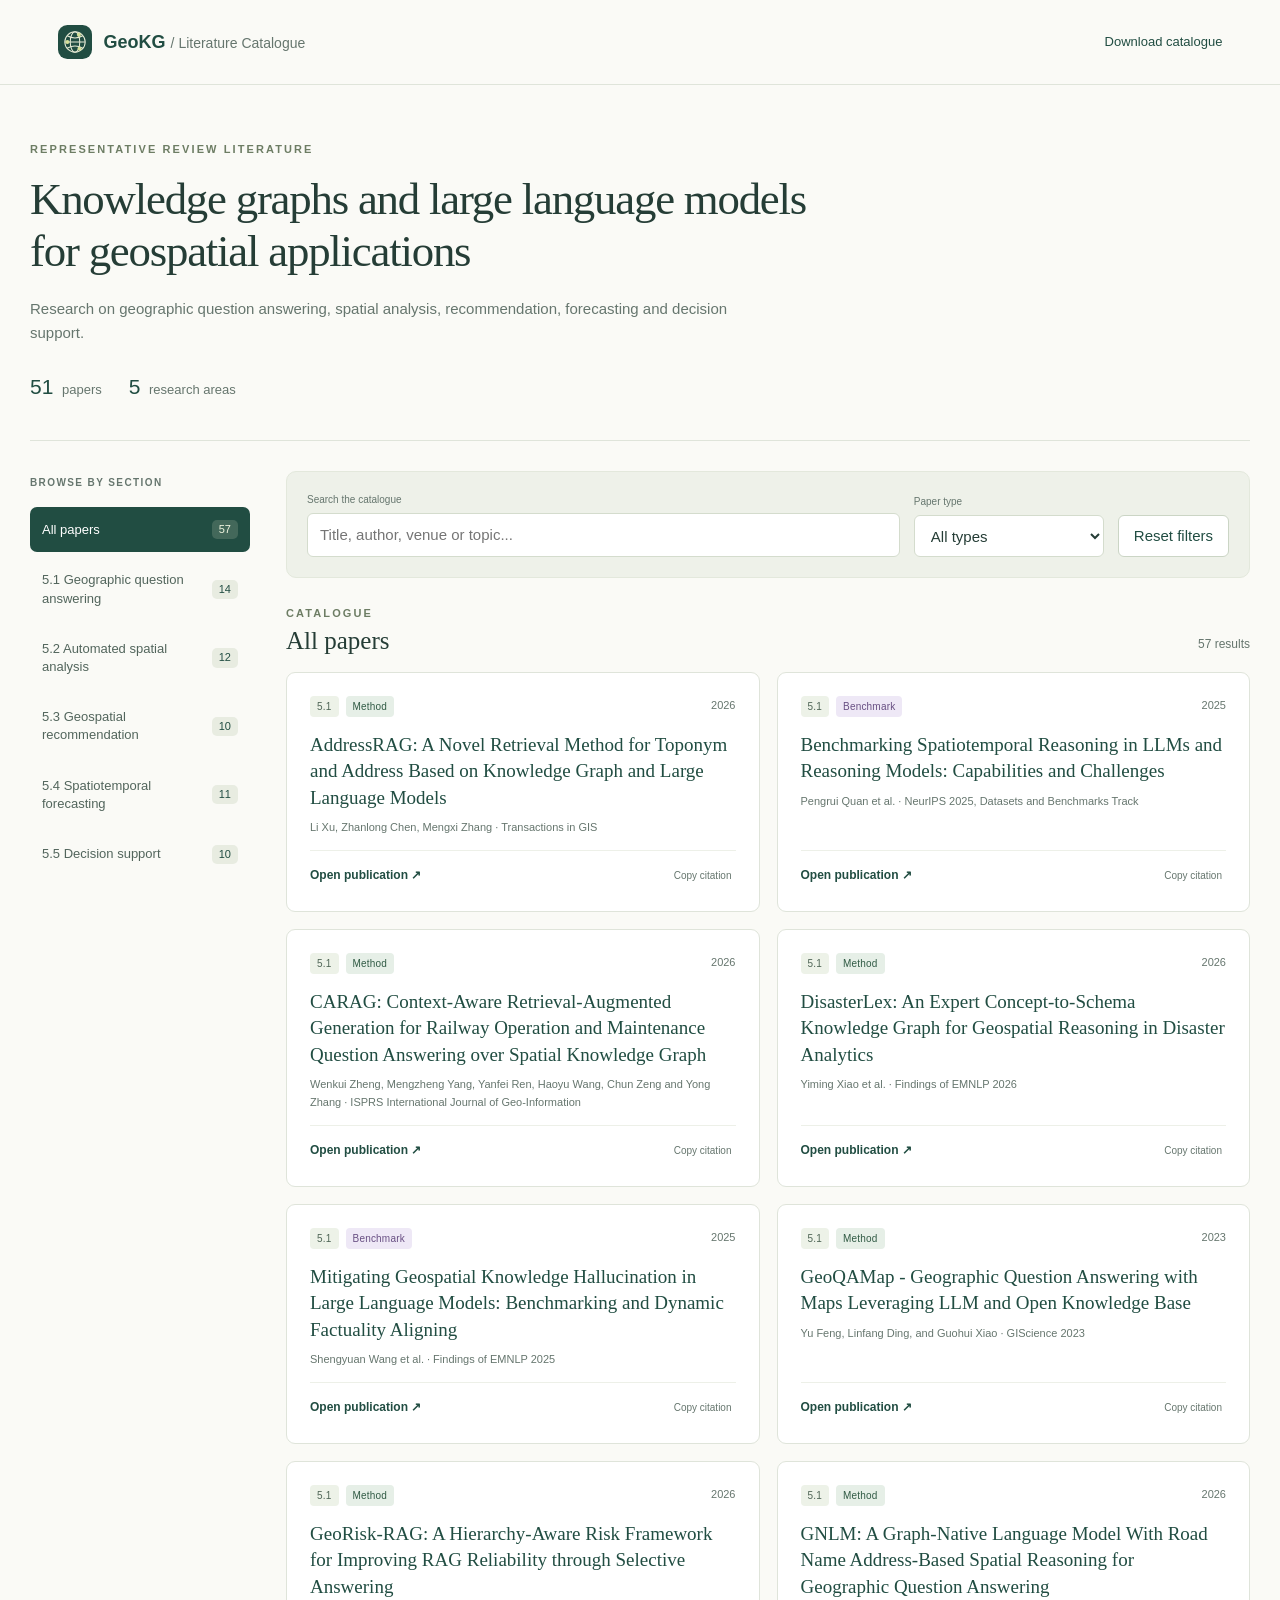
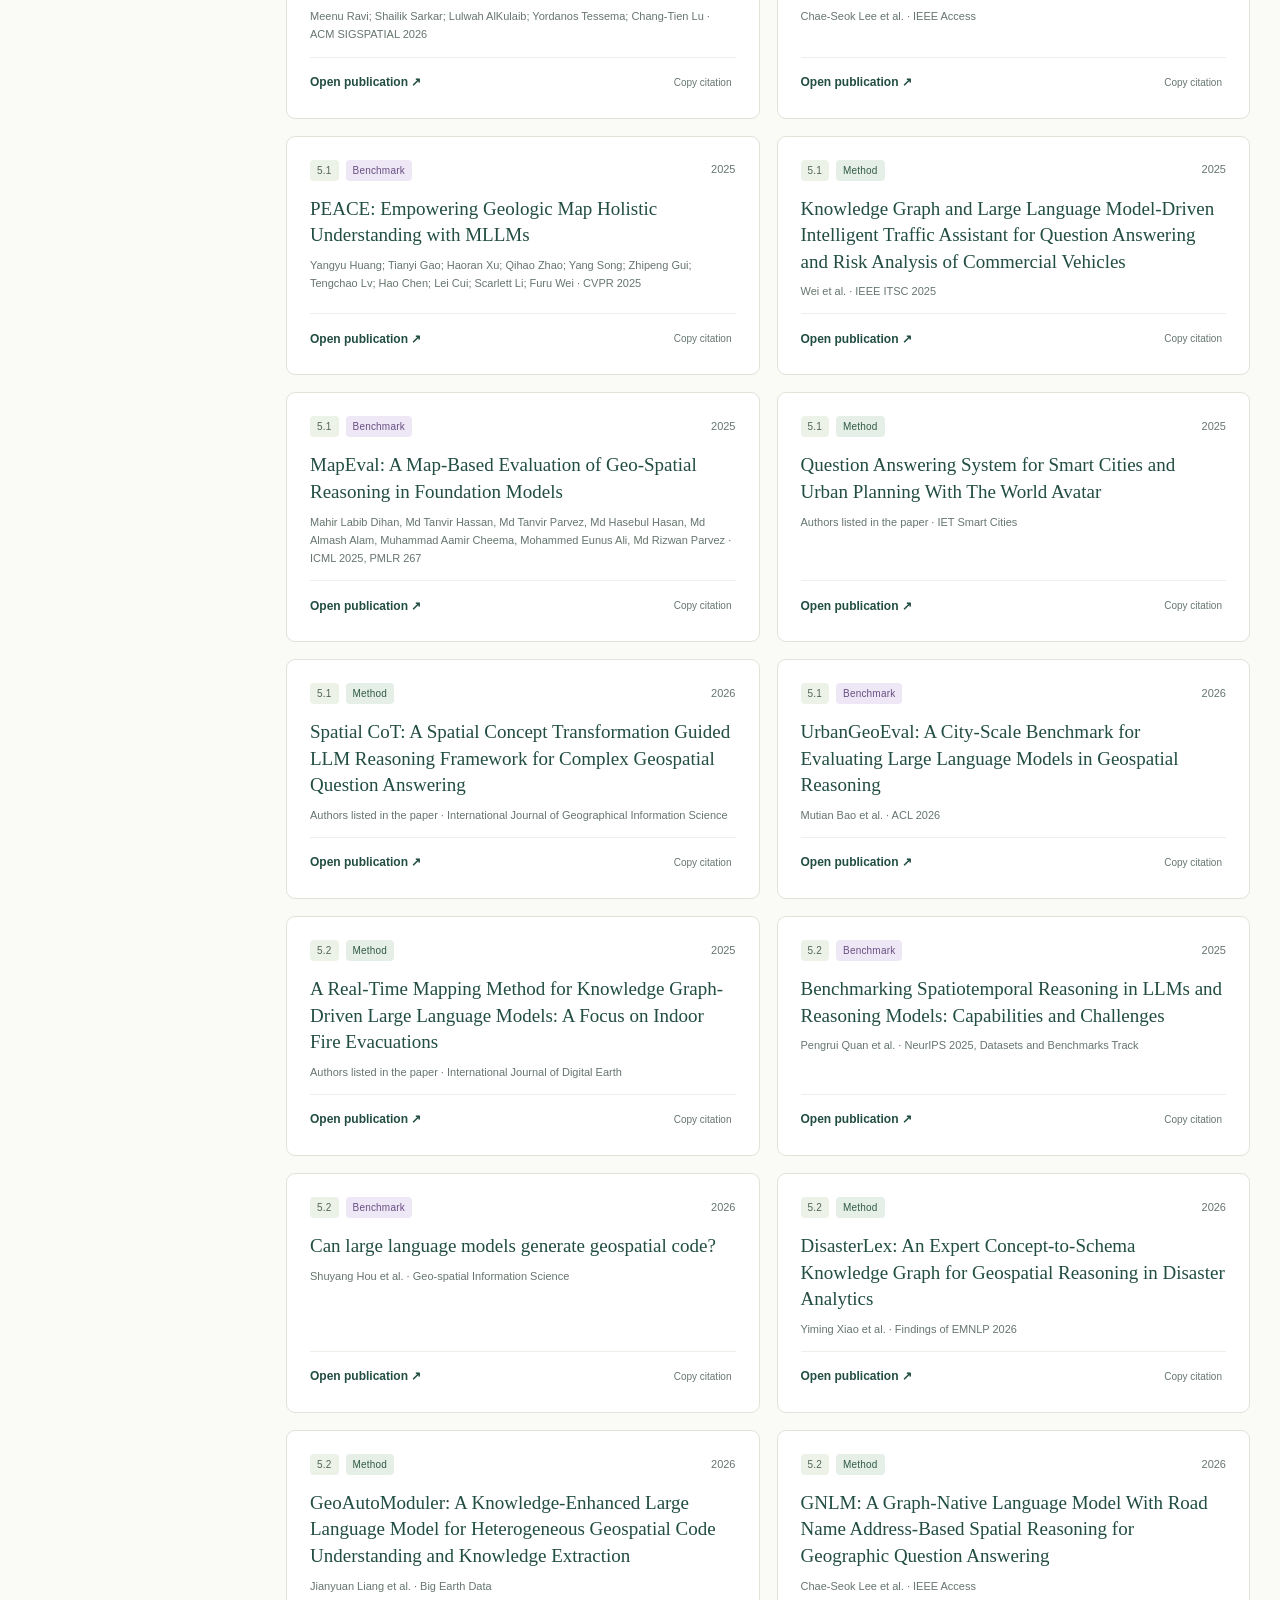
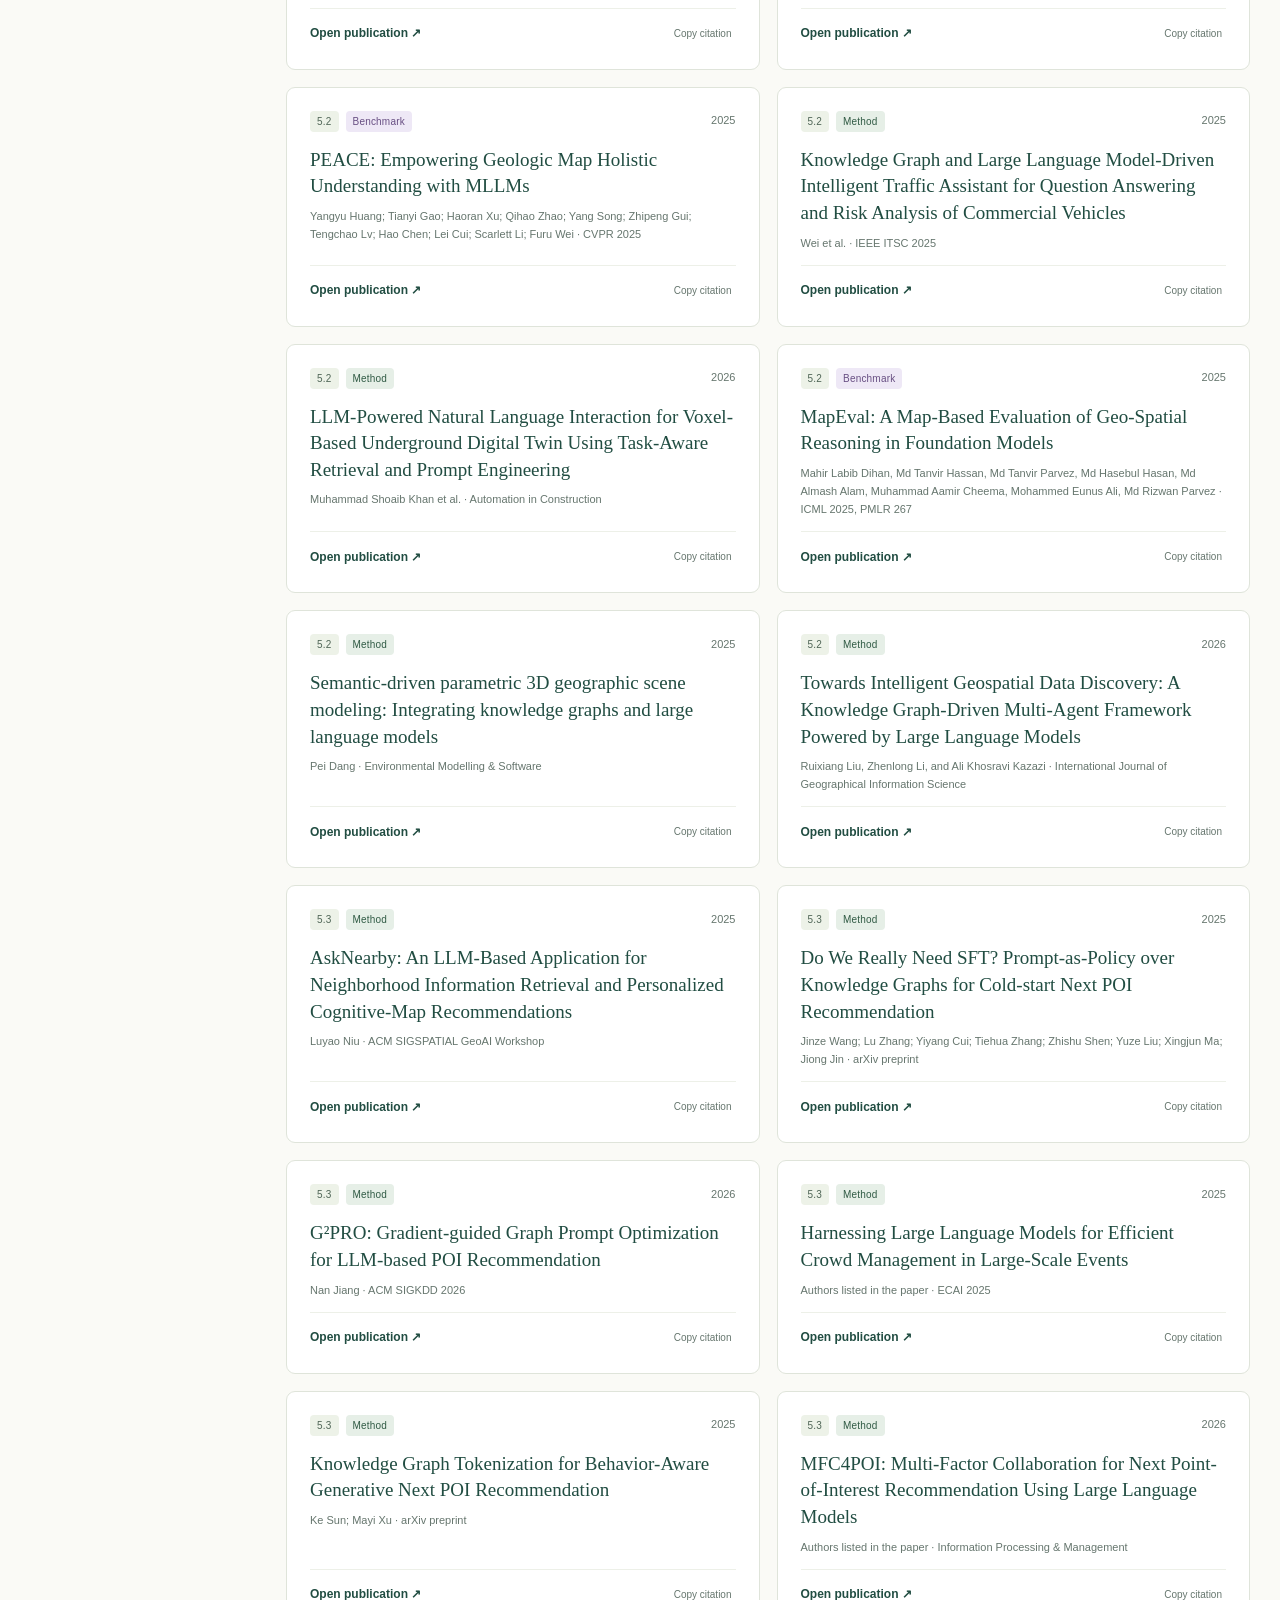
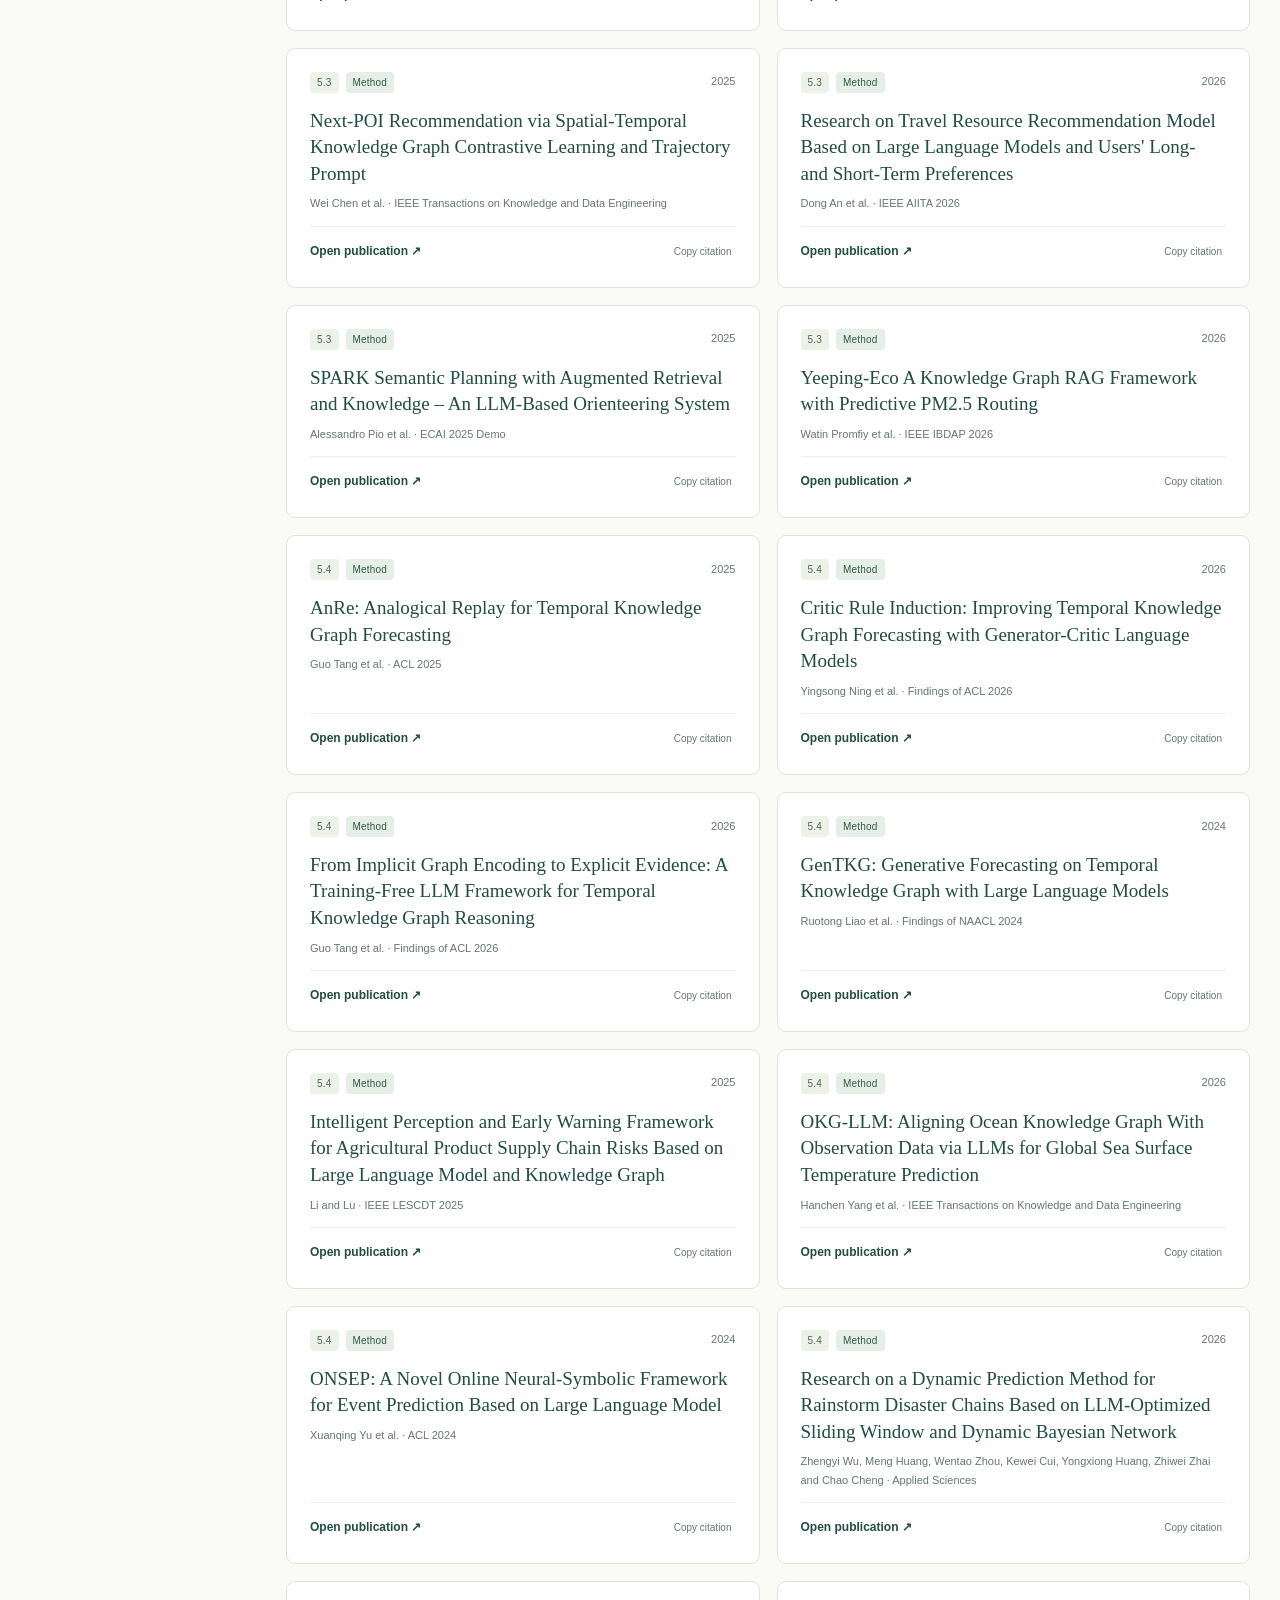
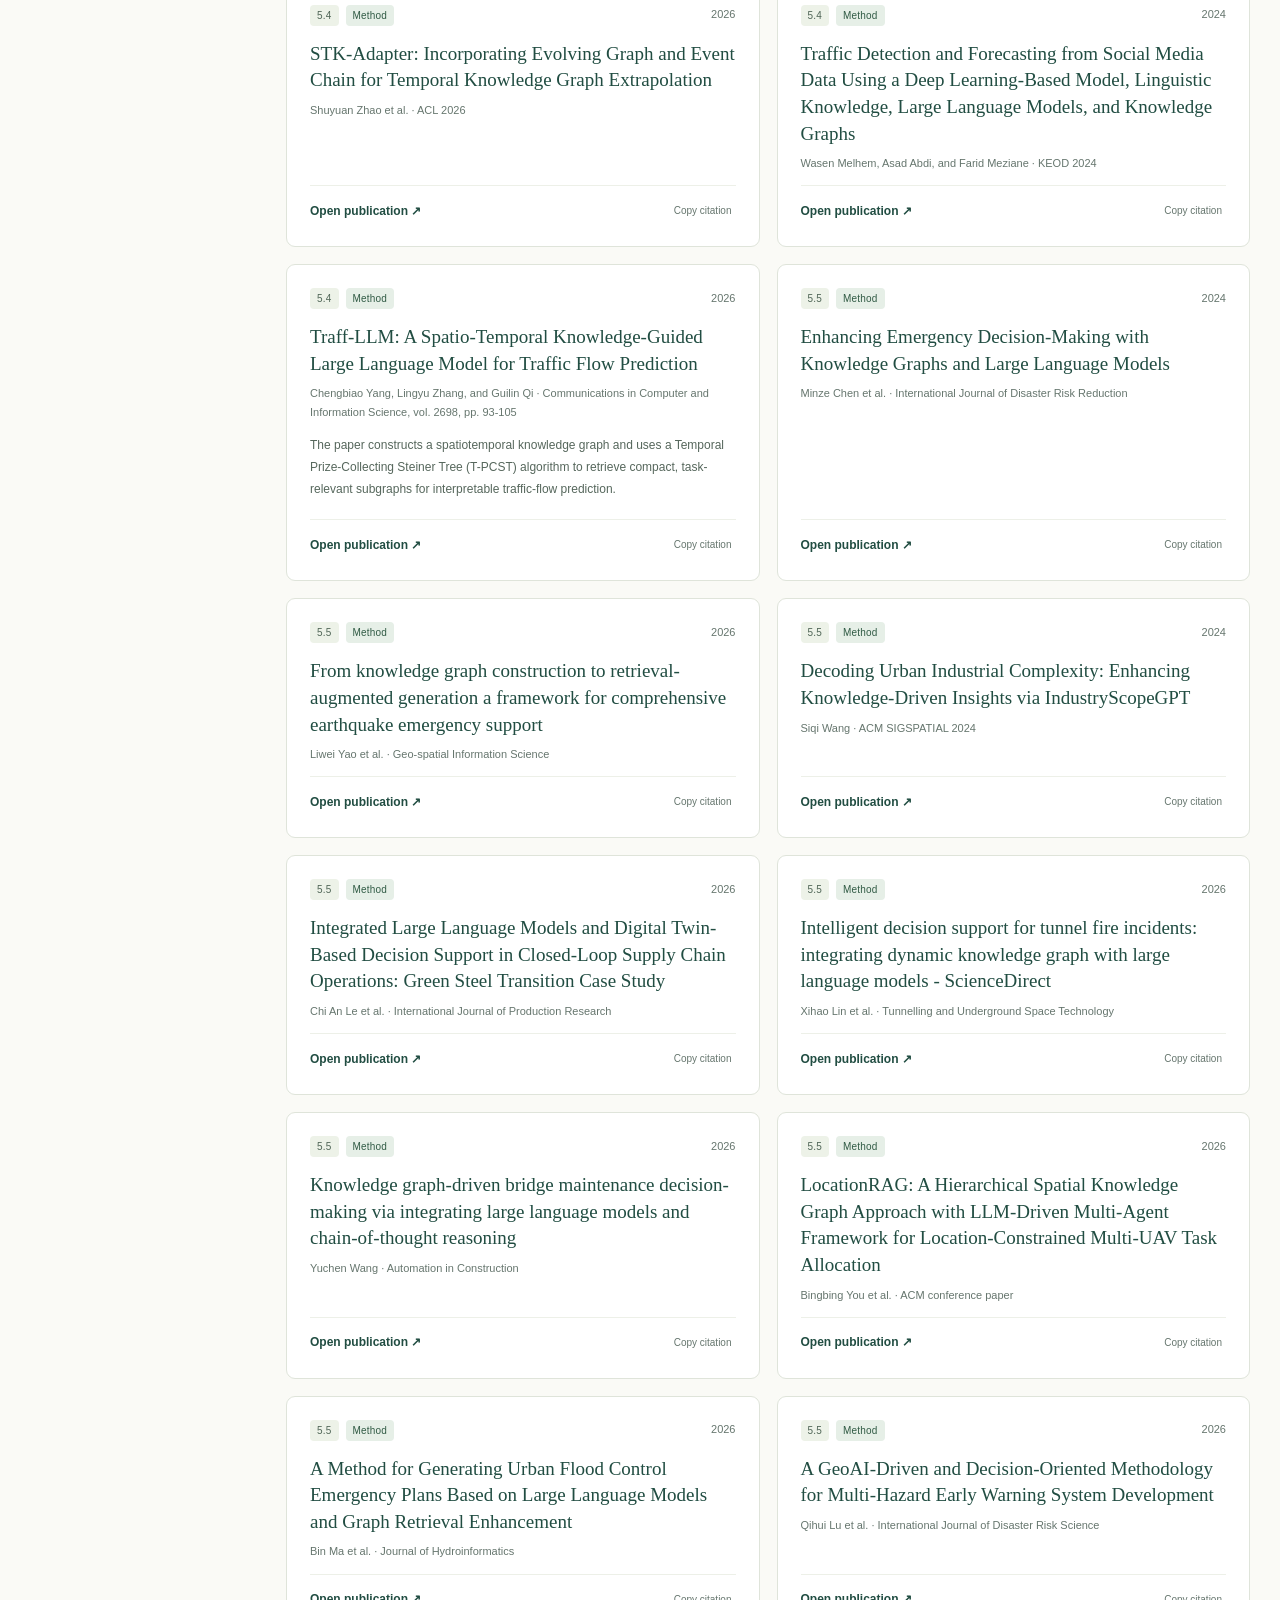
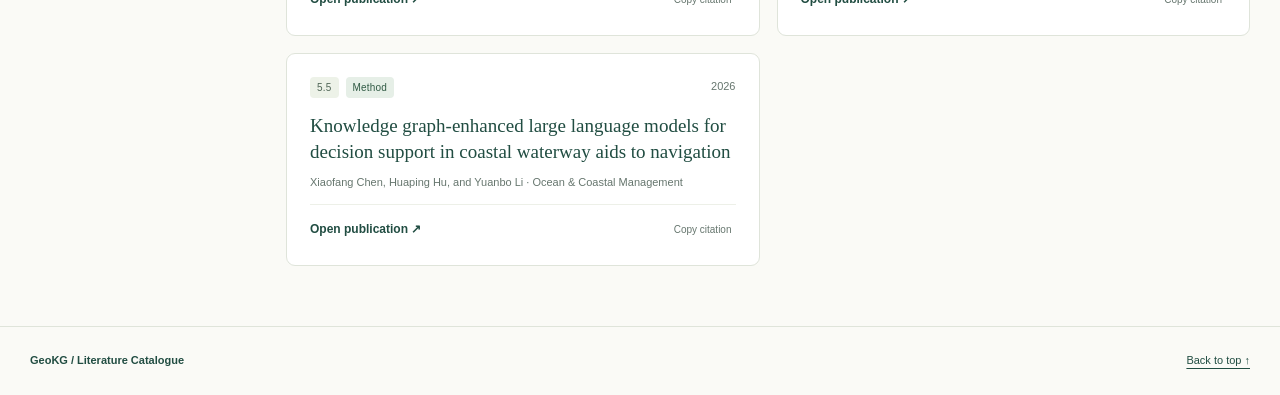
<file: index.html>
<!doctype html>
<html lang="en">
<head>
  <meta charset="utf-8">
  <meta name="viewport" content="width=device-width,initial-scale=1">
  <meta name="description" content="An English catalogue of representative Chapter 5 literature on geographic knowledge graphs and large language models.">
  <title>GeoKG and LLM Literature Catalogue</title>
  <link rel="icon" href="favicon.svg" type="image/svg+xml">
  <link rel="stylesheet" href="styles.css">
  <link rel="stylesheet" href="catalogue.css">
  <script src="data.js" defer></script>
  <script src="app.js" defer></script>
</head>
<body>
  <a class="skip" href="#results">Skip to papers</a>
  <header class="topbar">
    <a class="brand" href="./"><img src="favicon.svg" alt="" width="34" height="34"><span>GeoKG <span class="brand-light">/ Literature Catalogue</span></span></a>
    <div class="top-actions"><a href="catalogue.csv" download>Download catalogue</a></div>
  </header>
  <main>
    <section class="intro" aria-labelledby="page-title">
      <p class="eyebrow">REPRESENTATIVE REVIEW LITERATURE</p>
      <h1 id="page-title">Knowledge graphs and large language models<br>for geospatial applications</h1>
      <p class="lead">Research on geographic question answering, spatial analysis, recommendation, forecasting and decision support.</p>
      <div class="collection-meta"><span><b>51</b> papers</span><span><b>5</b> research areas</span></div>
    </section>
    <div class="workspace">
      <aside>
        <h2 class="aside-heading">BROWSE BY SECTION</h2>
        <nav id="sections" aria-label="Review sections"></nav>
      </aside>
      <section class="catalogue" aria-labelledby="list-title">
        <form class="filters" id="filters">
          <label><span>Search the catalogue</span><input id="search" type="search" placeholder="Title, author, venue or topic..."></label>
          <label><span>Paper type</span><select id="kind"><option value="all">All types</option><option value="method">Method</option><option value="benchmark">Benchmark</option></select></label>
          <button type="button" id="reset">Reset filters</button>
        </form>
        <div class="list-heading"><div><p class="eyebrow">CATALOGUE</p><h2 id="list-title">All papers</h2></div><p id="result-count" aria-live="polite"></p></div>
        <div id="results"></div>
      </section>
    </div>
  </main>
  <footer><span>GeoKG / Literature Catalogue</span><a href="#page-title">Back to top ↑</a></footer>
</body>
</html>
</file>
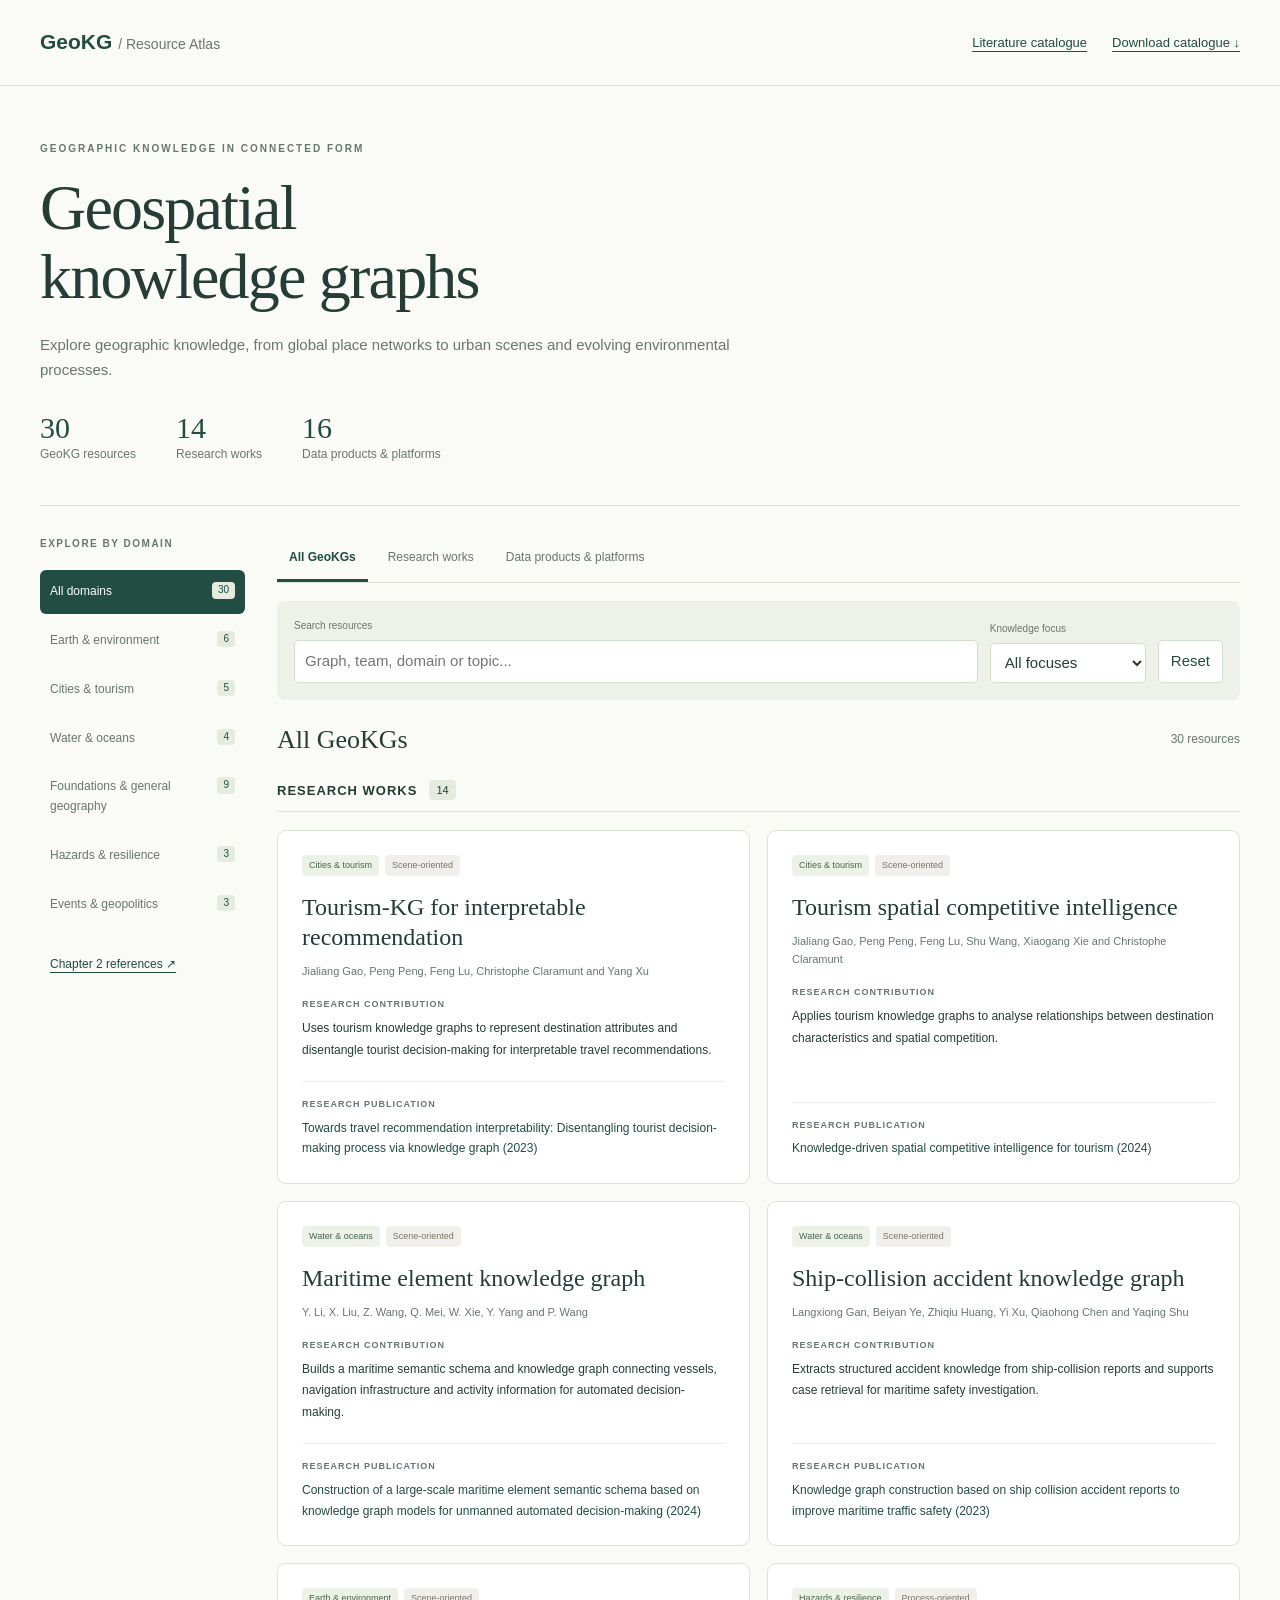
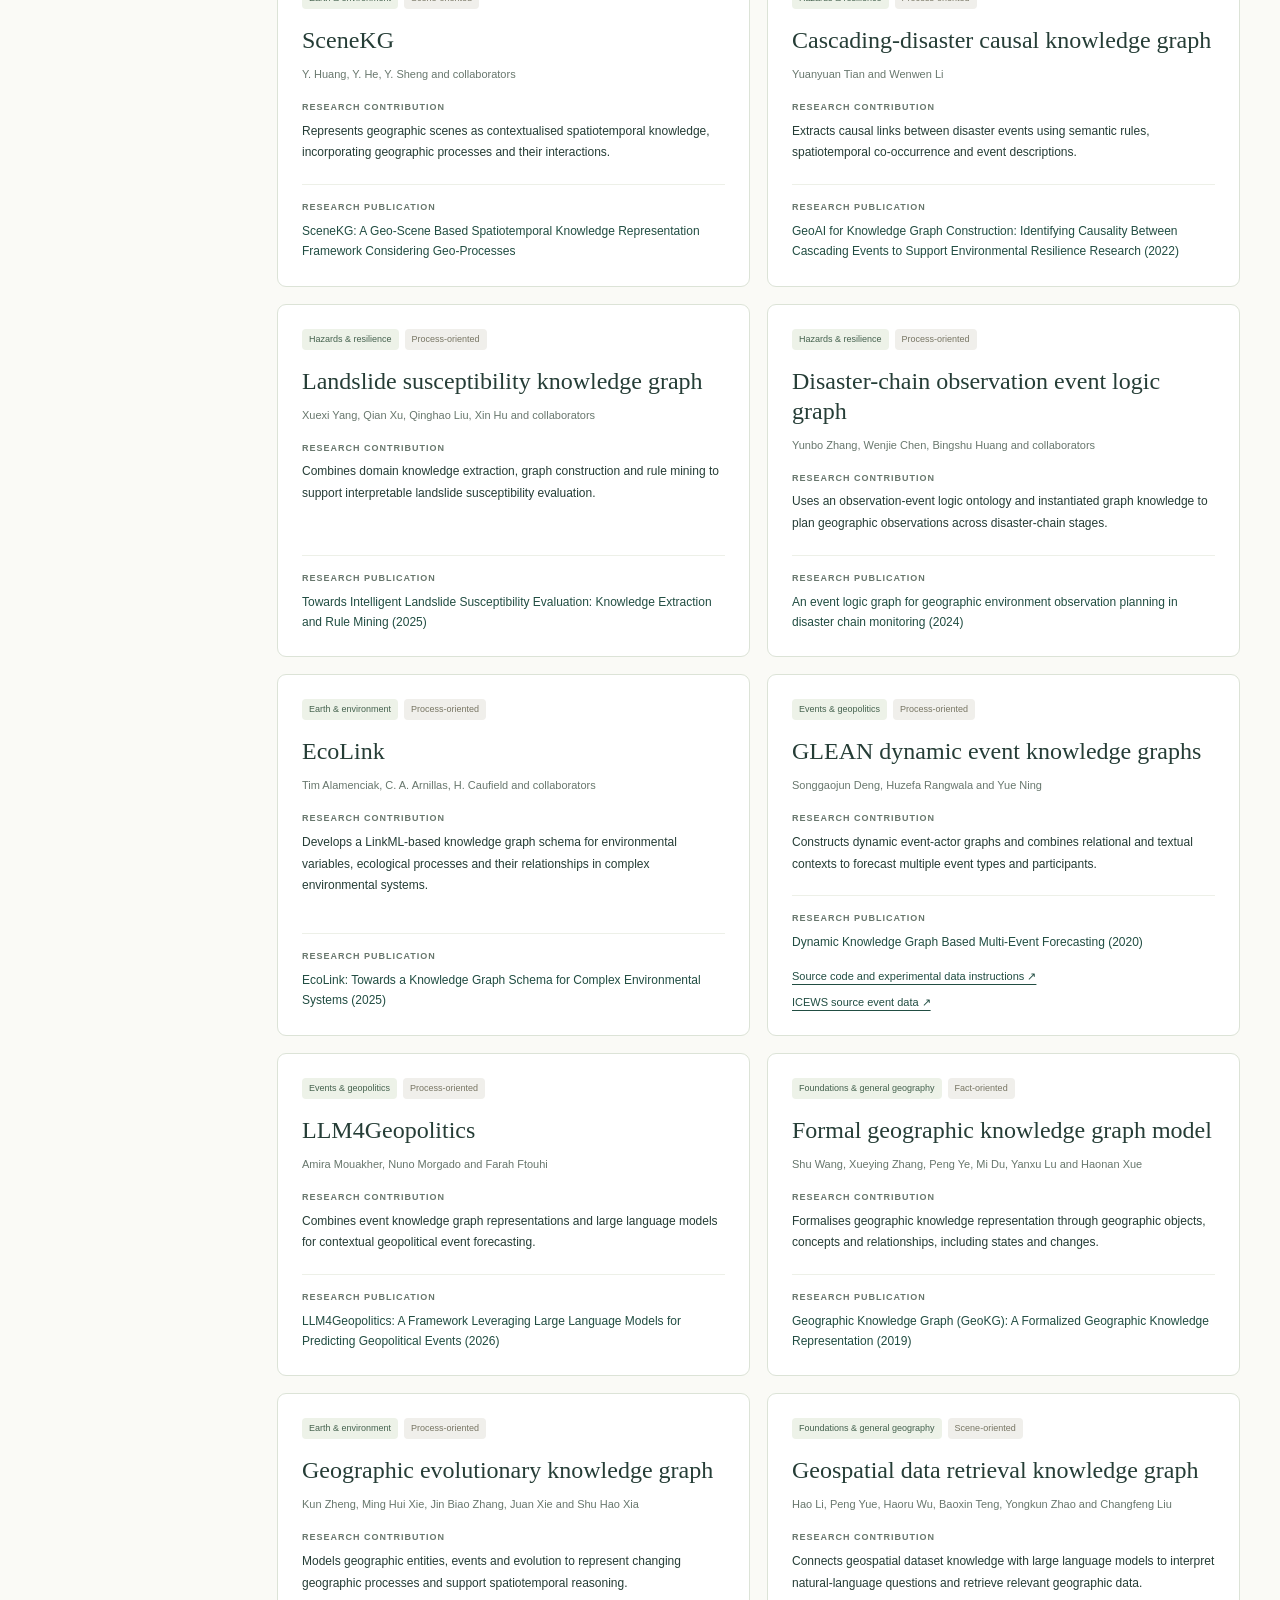
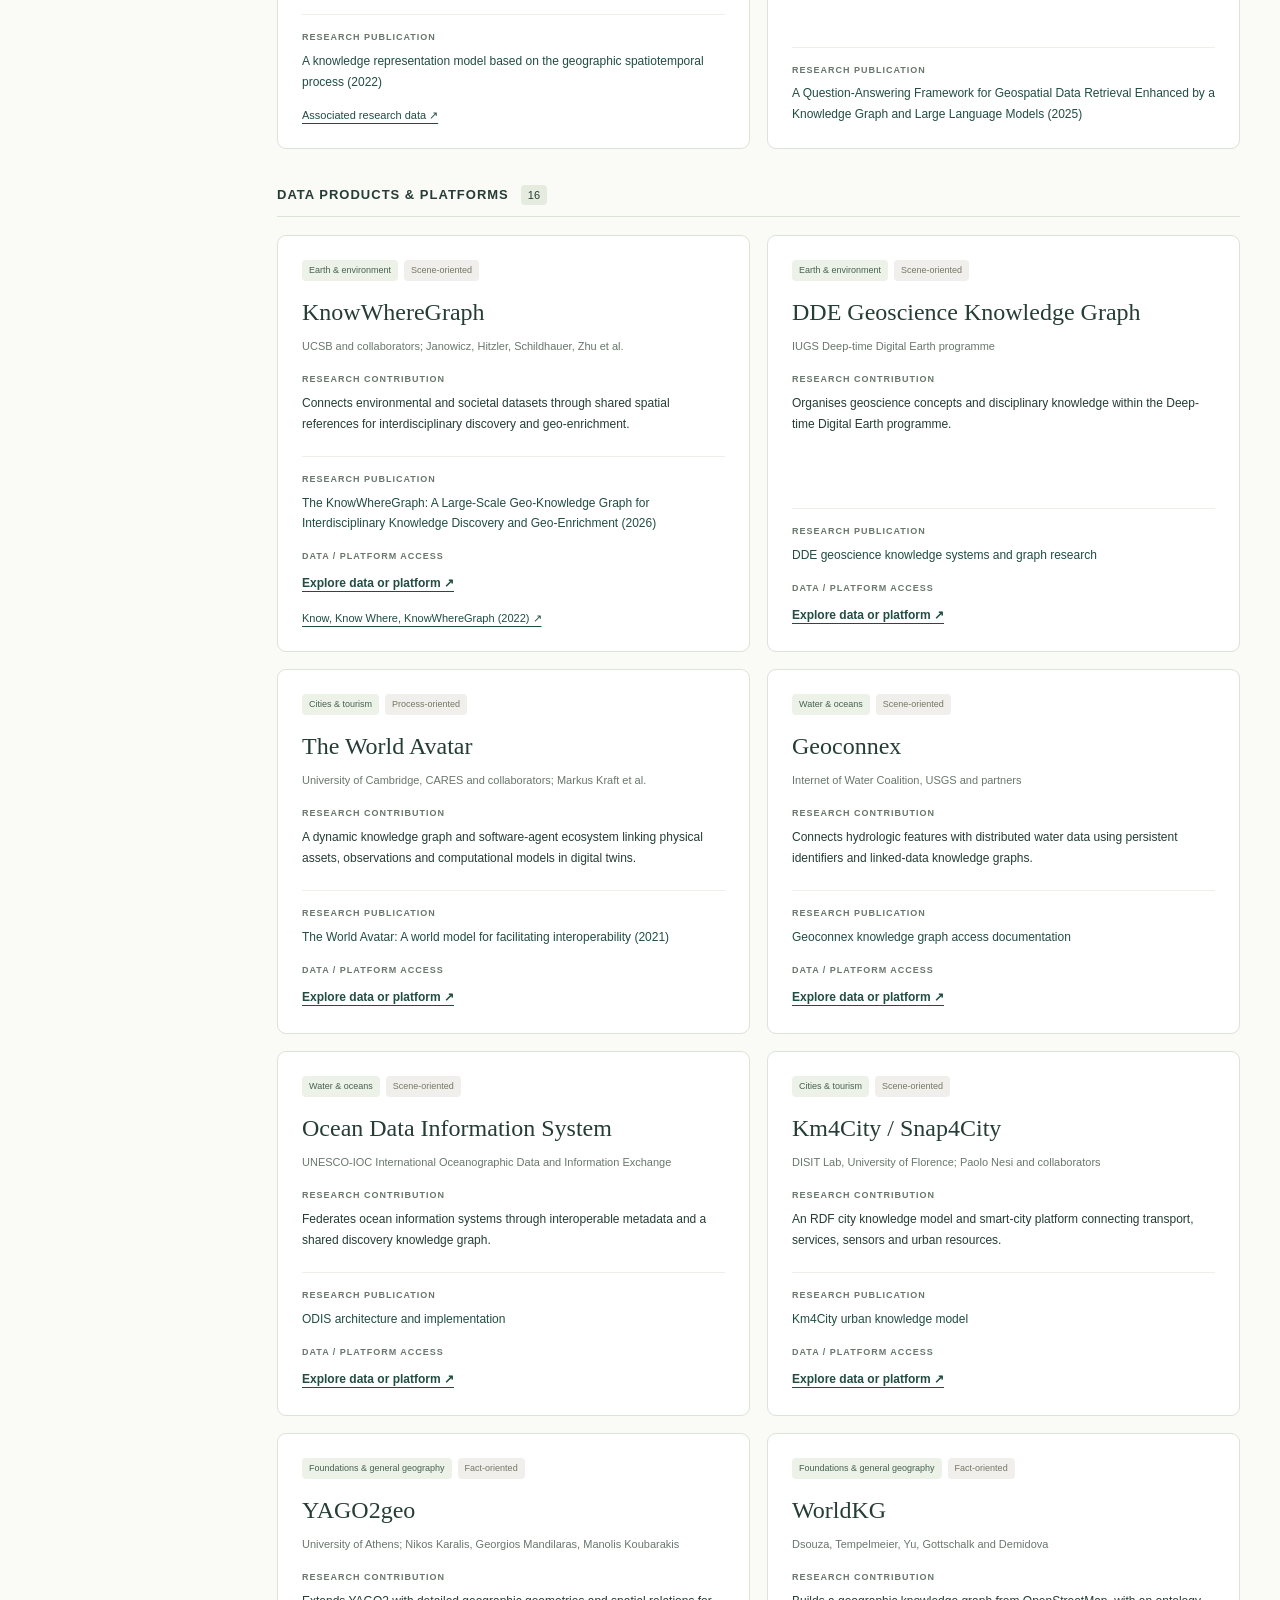
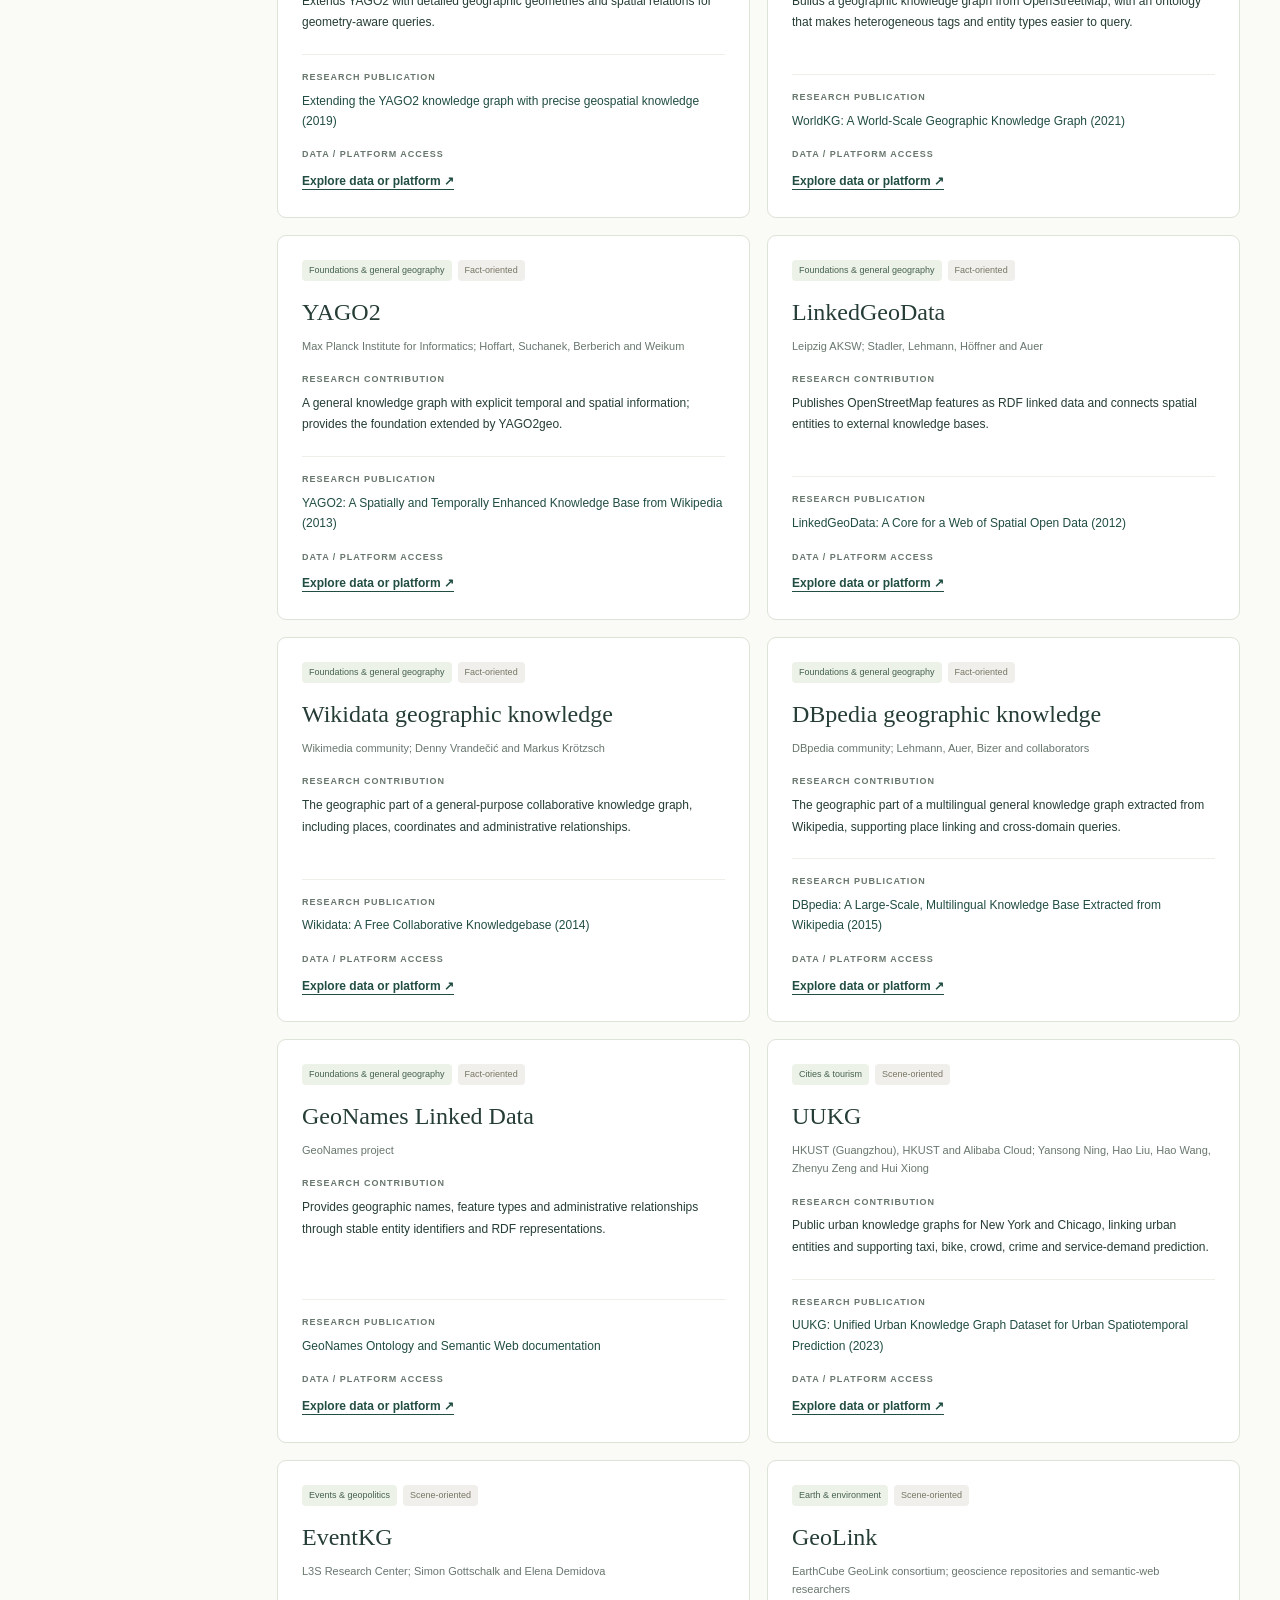
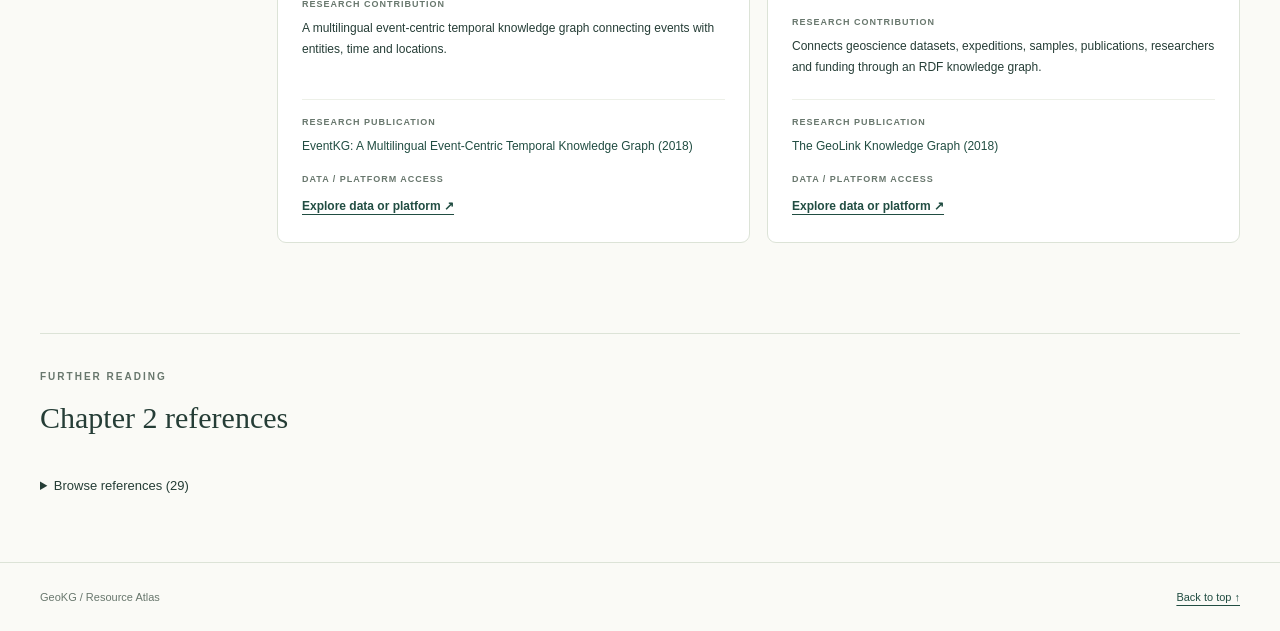
<file: representative-geokg/index.html>
<!doctype html>
<html lang="en">
<head>
  <meta charset="utf-8"><meta name="viewport" content="width=device-width,initial-scale=1">
  <title>Geospatial Knowledge Graphs</title>
  <meta name="description" content="Explore 30 geospatial knowledge graphs, research works, data products and platforms across six domains.">
  <link rel="stylesheet" href="resources.css">
  <script src="data.js" defer></script><script src="app.js" defer></script>
</head>
<body>
  <a class="skip" href="#catalogue">Skip to catalogue</a>
  <header><a class="brand" href="./">GeoKG <span>/ Resource Atlas</span></a><nav><a href="../">Literature catalogue</a><a href="catalogue.csv" download>Download catalogue ↓</a></nav></header>
  <main>
    <section class="intro"><p class="eyebrow">GEOGRAPHIC KNOWLEDGE IN CONNECTED FORM</p><h1>Geospatial<br>knowledge graphs</h1><p class="lead">Explore geographic knowledge, from global place networks to urban scenes and evolving environmental processes.</p><div class="stats"><span><b>30</b>GeoKG resources</span><span><b>14</b>Research works</span><span><b>16</b>Data products & platforms</span></div></section>
    <div class="workspace">
      <aside><h2>EXPLORE BY DOMAIN</h2><div id="domains"></div><a class="reference-jump" href="#references">Chapter 2 references ↗</a></aside>
      <section id="catalogue" aria-label="GeoKG catalogue">
        <div class="tabs" role="group" aria-label="Resource type"><button data-kind="all" class="active" aria-pressed="true">All GeoKGs</button><button data-kind="Research works" aria-pressed="false">Research works</button><button data-kind="Data products & platforms" aria-pressed="false">Data products & platforms</button></div>
        <form id="filters"><label class="search"><span>Search resources</span><input id="query" type="search" placeholder="Graph, team, domain or topic..."></label><label><span>Knowledge focus</span><select id="focus"><option value="all">All focuses</option><option>Fact-oriented</option><option>Scene-oriented</option><option>Process-oriented</option></select></label><button id="reset" type="button">Reset</button></form>
        <div class="results-heading"><h2 id="heading">All GeoKGs</h2><span id="count" aria-live="polite"></span></div>
        <div id="results"></div>
      </section>
    </div>
    <section id="references"><p class="eyebrow">FURTHER READING</p><h2>Chapter 2 references</h2><details><summary>Browse references <span id="reference-count"></span></summary><div id="reference-list"></div></details></section>
  </main>
  <footer><span>GeoKG / Resource Atlas</span><a href="#">Back to top ↑</a></footer>
</body></html>
</file>
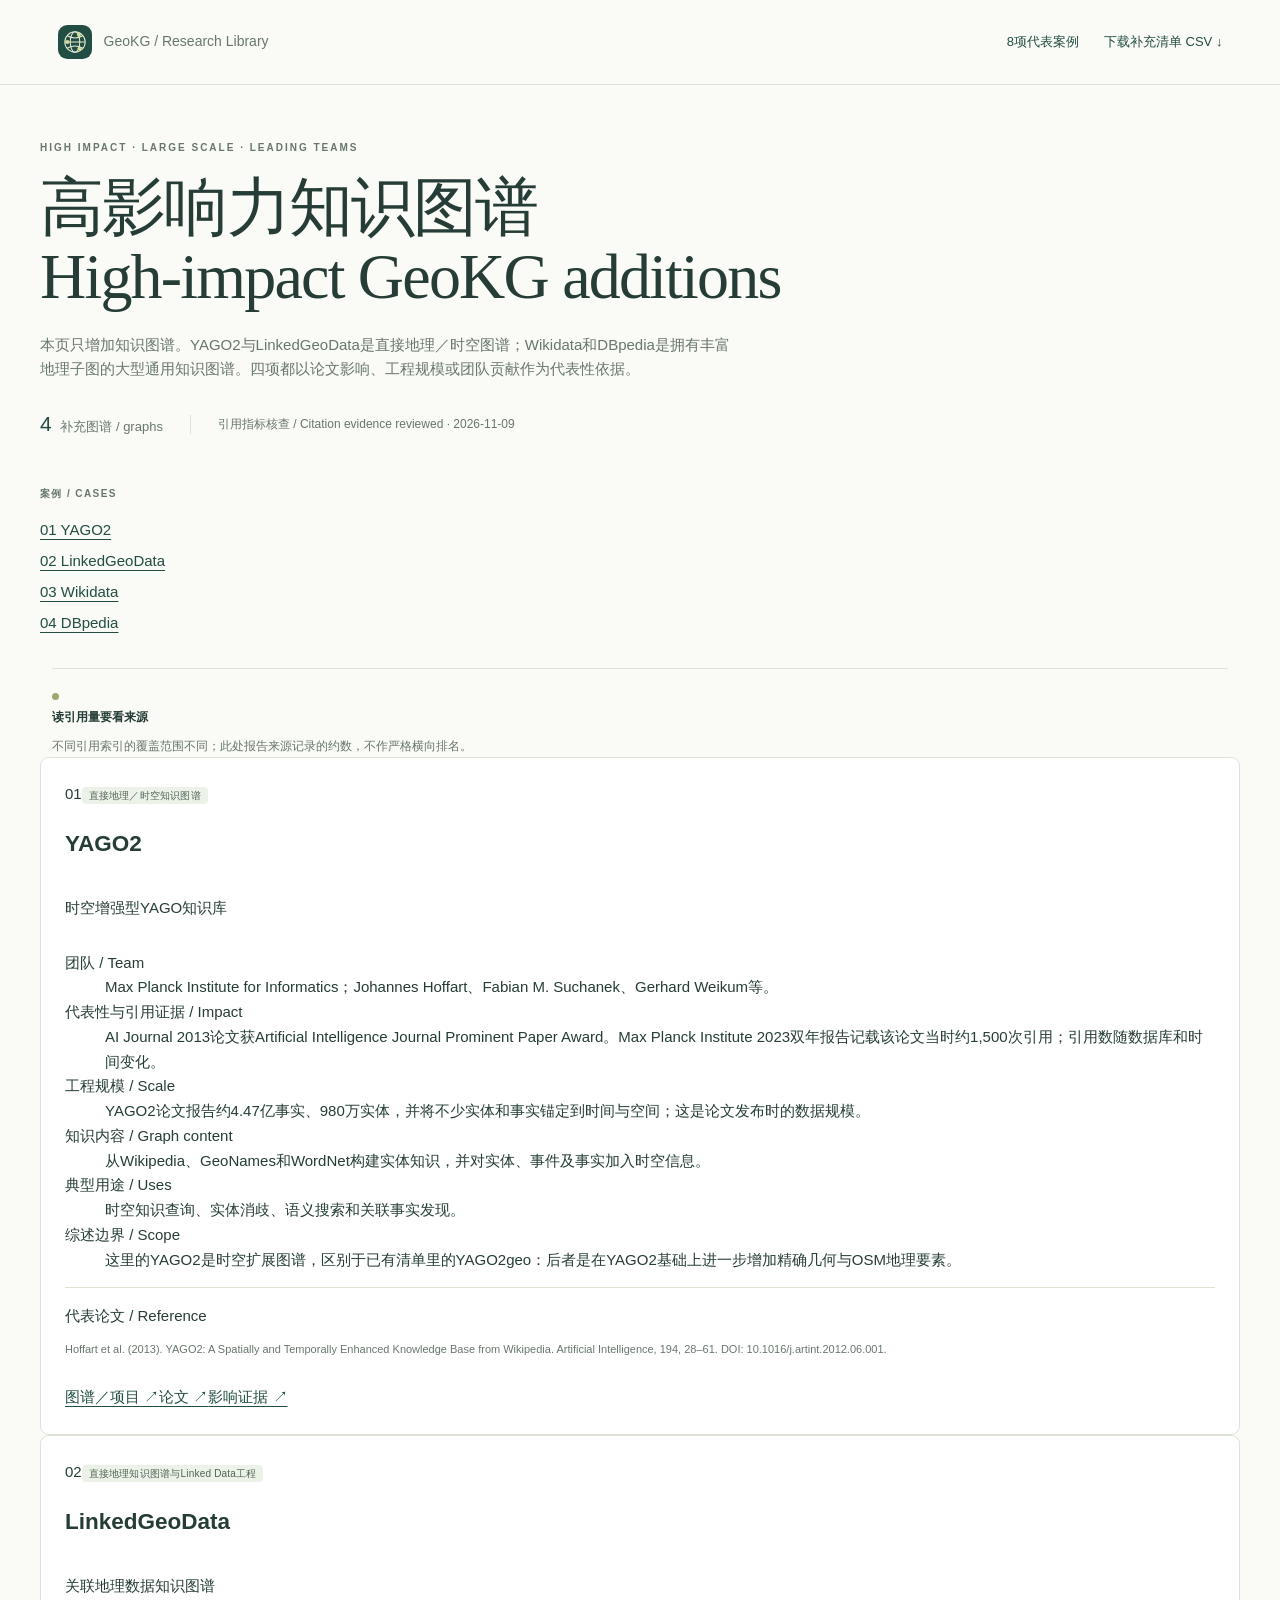
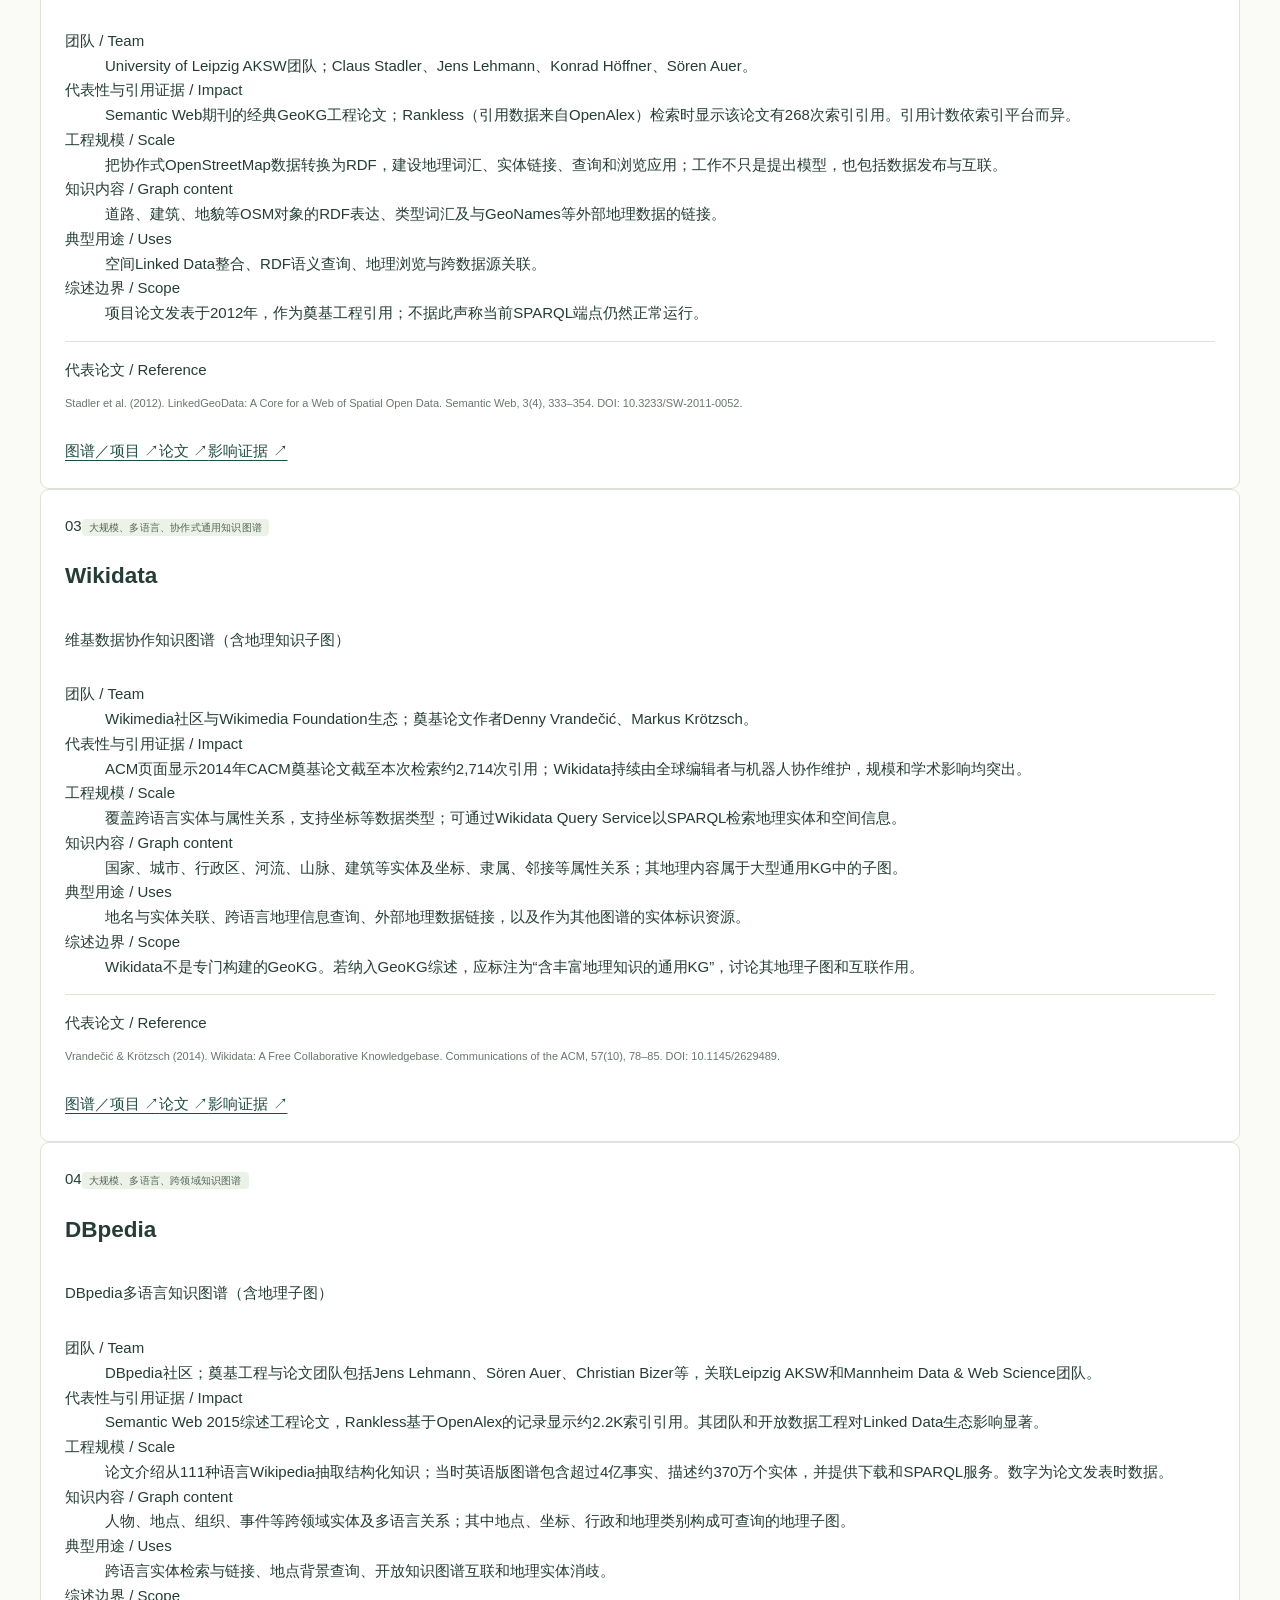
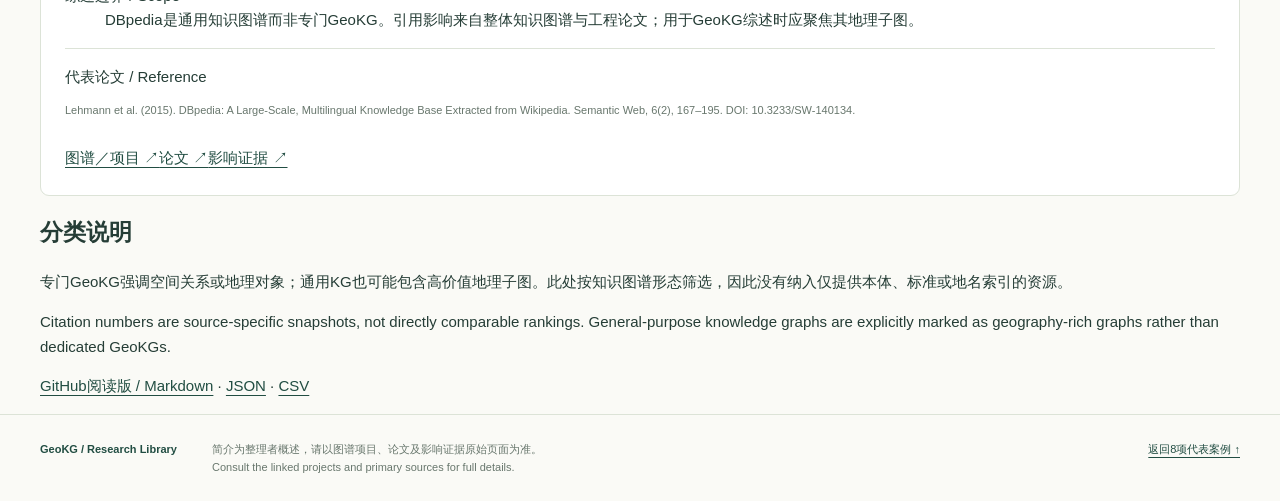
<file: representative-geokg/influential-graphs.html>
<!doctype html><html lang="zh-CN"><head><meta charset="utf-8"><meta name="viewport" content="width=device-width,initial-scale=1"><title>Influential Knowledge Graphs · 高影响力GeoKG补充案例</title><meta name="description" content="Four influential geospatial and geography-rich knowledge graphs, their teams, citation evidence and engineering scale."><link rel="icon" href="../favicon.svg"><link rel="stylesheet" href="../styles.css"><link rel="stylesheet" href="resources.css"></head><body><a class="skip" href="#items">跳到案例</a><header class="topbar"><a class="brand" href="../"><img src="../favicon.svg" alt="" width="34" height="34"><span>GeoKG <span class="brand-light">/ Research Library</span></span></a><div class="top-actions"><a href="./">8项代表案例</a><a href="influential-graphs.csv" download>下载补充清单 CSV ↓</a></div></header><main><section class="intro"><p class="eyebrow">HIGH IMPACT · LARGE SCALE · LEADING TEAMS</p><h1>高影响力知识图谱<br><span>High-impact GeoKG additions</span></h1><p class="lead">本页只增加知识图谱。YAGO2与LinkedGeoData是直接地理／时空图谱；Wikidata和DBpedia是拥有丰富地理子图的大型通用知识图谱。四项都以论文影响、工程规模或团队贡献作为代表性依据。</p><div class="collection-meta"><span><b>4</b> 补充图谱 / graphs</span><span class="updated">引用指标核查 / Citation evidence reviewed · 2026-11-09</span></div></section><div class="resource-layout"><aside><h2 class="aside-heading">案例 / CASES</h2><nav aria-label="图谱索引"><a href="#graph-1">01 YAGO2</a><a href="#graph-2">02 LinkedGeoData</a><a href="#graph-3">03 Wikidata</a><a href="#graph-4">04 DBpedia</a></nav><div class="scope-note"><span class="note-dot"></span><h3>读引用量要看来源</h3><p>不同引用索引的覆盖范围不同；此处报告来源记录的约数，不作严格横向排名。</p></div></aside><section id="items"><article class="resource" id="graph-1"><div class="resource-top"><span class="ordinal">01</span><span class="chip">直接地理／时空知识图谱</span></div><h2 lang="en">YAGO2</h2><p class="cn-title">时空增强型YAGO知识库</p><dl><div><dt>团队 / Team</dt><dd>Max Planck Institute for Informatics；Johannes Hoffart、Fabian M. Suchanek、Gerhard Weikum等。</dd></div><div><dt>代表性与引用证据 / Impact</dt><dd>AI Journal 2013论文获Artificial Intelligence Journal Prominent Paper Award。Max Planck Institute 2023双年报告记载该论文当时约1,500次引用；引用数随数据库和时间变化。</dd></div><div><dt>工程规模 / Scale</dt><dd>YAGO2论文报告约4.47亿事实、980万实体，并将不少实体和事实锚定到时间与空间；这是论文发布时的数据规模。</dd></div><div><dt>知识内容 / Graph content</dt><dd>从Wikipedia、GeoNames和WordNet构建实体知识，并对实体、事件及事实加入时空信息。</dd></div><div><dt>典型用途 / Uses</dt><dd>时空知识查询、实体消歧、语义搜索和关联事实发现。</dd></div><div><dt>综述边界 / Scope</dt><dd>这里的YAGO2是时空扩展图谱，区别于已有清单里的YAGO2geo：后者是在YAGO2基础上进一步增加精确几何与OSM地理要素。</dd></div></dl><div class="reference"><span class="small-label">代表论文 / Reference</span><p>Hoffart et al. (2013). YAGO2: A Spatially and Temporally Enhanced Knowledge Base from Wikipedia. Artificial Intelligence, 194, 28–61. DOI: 10.1016/j.artint.2012.06.001.</p></div><div class="resource-links"><a href="https://yago-knowledge.org/downloads/yago-2">图谱／项目 ↗</a><a href="https://doi.org/10.1016/j.artint.2012.06.001">论文 ↗</a><a href="https://pure.mpg.de/pubman/item/item_3527212_4/component/file_3527885/biennial-report-2023.pdf?mode=download">影响证据 ↗</a></div></article><article class="resource" id="graph-2"><div class="resource-top"><span class="ordinal">02</span><span class="chip">直接地理知识图谱与Linked Data工程</span></div><h2 lang="en">LinkedGeoData</h2><p class="cn-title">关联地理数据知识图谱</p><dl><div><dt>团队 / Team</dt><dd>University of Leipzig AKSW团队；Claus Stadler、Jens Lehmann、Konrad Höffner、Sören Auer。</dd></div><div><dt>代表性与引用证据 / Impact</dt><dd>Semantic Web期刊的经典GeoKG工程论文；Rankless（引用数据来自OpenAlex）检索时显示该论文有268次索引引用。引用计数依索引平台而异。</dd></div><div><dt>工程规模 / Scale</dt><dd>把协作式OpenStreetMap数据转换为RDF，建设地理词汇、实体链接、查询和浏览应用；工作不只是提出模型，也包括数据发布与互联。</dd></div><div><dt>知识内容 / Graph content</dt><dd>道路、建筑、地貌等OSM对象的RDF表达、类型词汇及与GeoNames等外部地理数据的链接。</dd></div><div><dt>典型用途 / Uses</dt><dd>空间Linked Data整合、RDF语义查询、地理浏览与跨数据源关联。</dd></div><div><dt>综述边界 / Scope</dt><dd>项目论文发表于2012年，作为奠基工程引用；不据此声称当前SPARQL端点仍然正常运行。</dd></div></dl><div class="reference"><span class="small-label">代表论文 / Reference</span><p>Stadler et al. (2012). LinkedGeoData: A Core for a Web of Spatial Open Data. Semantic Web, 3(4), 333–354. DOI: 10.3233/SW-2011-0052.</p></div><div class="resource-links"><a href="https://linkedgeodata.org/">图谱／项目 ↗</a><a href="https://doi.org/10.3233/SW-2011-0052">论文 ↗</a><a href="https://www.rankless.org/authors/claus-stadler">影响证据 ↗</a></div></article><article class="resource" id="graph-3"><div class="resource-top"><span class="ordinal">03</span><span class="chip">大规模、多语言、协作式通用知识图谱</span></div><h2 lang="en">Wikidata</h2><p class="cn-title">维基数据协作知识图谱（含地理知识子图）</p><dl><div><dt>团队 / Team</dt><dd>Wikimedia社区与Wikimedia Foundation生态；奠基论文作者Denny Vrandečić、Markus Krötzsch。</dd></div><div><dt>代表性与引用证据 / Impact</dt><dd>ACM页面显示2014年CACM奠基论文截至本次检索约2,714次引用；Wikidata持续由全球编辑者与机器人协作维护，规模和学术影响均突出。</dd></div><div><dt>工程规模 / Scale</dt><dd>覆盖跨语言实体与属性关系，支持坐标等数据类型；可通过Wikidata Query Service以SPARQL检索地理实体和空间信息。</dd></div><div><dt>知识内容 / Graph content</dt><dd>国家、城市、行政区、河流、山脉、建筑等实体及坐标、隶属、邻接等属性关系；其地理内容属于大型通用KG中的子图。</dd></div><div><dt>典型用途 / Uses</dt><dd>地名与实体关联、跨语言地理信息查询、外部地理数据链接，以及作为其他图谱的实体标识资源。</dd></div><div><dt>综述边界 / Scope</dt><dd>Wikidata不是专门构建的GeoKG。若纳入GeoKG综述，应标注为“含丰富地理知识的通用KG”，讨论其地理子图和互联作用。</dd></div></dl><div class="reference"><span class="small-label">代表论文 / Reference</span><p>Vrandečić &amp; Krötzsch (2014). Wikidata: A Free Collaborative Knowledgebase. Communications of the ACM, 57(10), 78–85. DOI: 10.1145/2629489.</p></div><div class="resource-links"><a href="https://www.wikidata.org/">图谱／项目 ↗</a><a href="https://doi.org/10.1145/2629489">论文 ↗</a><a href="https://www.wikidata.org/wiki/Wikidata:Wikidata_Query">影响证据 ↗</a></div></article><article class="resource" id="graph-4"><div class="resource-top"><span class="ordinal">04</span><span class="chip">大规模、多语言、跨领域知识图谱</span></div><h2 lang="en">DBpedia</h2><p class="cn-title">DBpedia多语言知识图谱（含地理子图）</p><dl><div><dt>团队 / Team</dt><dd>DBpedia社区；奠基工程与论文团队包括Jens Lehmann、Sören Auer、Christian Bizer等，关联Leipzig AKSW和Mannheim Data &amp; Web Science团队。</dd></div><div><dt>代表性与引用证据 / Impact</dt><dd>Semantic Web 2015综述工程论文，Rankless基于OpenAlex的记录显示约2.2K索引引用。其团队和开放数据工程对Linked Data生态影响显著。</dd></div><div><dt>工程规模 / Scale</dt><dd>论文介绍从111种语言Wikipedia抽取结构化知识；当时英语版图谱包含超过4亿事实、描述约370万个实体，并提供下载和SPARQL服务。数字为论文发表时数据。</dd></div><div><dt>知识内容 / Graph content</dt><dd>人物、地点、组织、事件等跨领域实体及多语言关系；其中地点、坐标、行政和地理类别构成可查询的地理子图。</dd></div><div><dt>典型用途 / Uses</dt><dd>跨语言实体检索与链接、地点背景查询、开放知识图谱互联和地理实体消歧。</dd></div><div><dt>综述边界 / Scope</dt><dd>DBpedia是通用知识图谱而非专门GeoKG。引用影响来自整体知识图谱与工程论文；用于GeoKG综述时应聚焦其地理子图。</dd></div></dl><div class="reference"><span class="small-label">代表论文 / Reference</span><p>Lehmann et al. (2015). DBpedia: A Large-Scale, Multilingual Knowledge Base Extracted from Wikipedia. Semantic Web, 6(2), 167–195. DOI: 10.3233/SW-140134.</p></div><div class="resource-links"><a href="https://www.dbpedia.org/">图谱／项目 ↗</a><a href="https://doi.org/10.3233/SW-140134">论文 ↗</a><a href="https://www.rankless.org/hit-papers/10.3233/sw-140134">影响证据 ↗</a></div></article><section class="scope-box"><h2>分类说明</h2><p>专门GeoKG强调空间关系或地理对象；通用KG也可能包含高价值地理子图。此处按知识图谱形态筛选，因此没有纳入仅提供本体、标准或地名索引的资源。</p><p lang="en">Citation numbers are source-specific snapshots, not directly comparable rankings. General-purpose knowledge graphs are explicitly marked as geography-rich graphs rather than dedicated GeoKGs.</p><p><a href="influential-graphs.md">GitHub阅读版 / Markdown</a> · <a href="influential-graphs.json">JSON</a> · <a href="influential-graphs.csv">CSV</a></p></section></section></div></main><footer><span>GeoKG / Research Library</span><p>简介为整理者概述，请以图谱项目、论文及影响证据原始页面为准。<br>Consult the linked projects and primary sources for full details.</p><a href="./">返回8项代表案例 ↑</a></footer></body></html>
</file>
<file: styles.css>
:root{--ink:#253d36;--muted:#66766e;--green:#214d42;--pale:#e9eee5;--paper:#fafaf6;--line:#dfe4da;--accent:#d9e4a9}*{box-sizing:border-box}body{margin:0;background:var(--paper);color:var(--ink);font-family:Arial,"Microsoft YaHei",sans-serif;font-size:15px;line-height:1.6}a{color:var(--green);text-underline-offset:4px}button,input,select{font:inherit}button,a,input,select,summary{touch-action:manipulation}button{cursor:pointer}button:focus-visible,a:focus-visible,input:focus-visible,select:focus-visible,summary:focus-visible{outline:3px solid #91a951;outline-offset:4px}.topbar{max-width:1440px;margin:auto;padding:25px 4.5%;display:flex;justify-content:space-between;align-items:center;border-bottom:1px solid var(--line);gap:20px}.brand{display:flex;align-items:center;gap:12px;font-size:18px;font-weight:700;text-decoration:none;white-space:nowrap}.brand-light{font-size:14px;font-weight:400;color:var(--muted)}.top-actions{display:flex;align-items:center;gap:25px;font-size:13px}.top-actions a{text-decoration:none}.top-actions button{border:1px solid var(--line);background:transparent;border-radius:6px;padding:5px 13px;color:var(--green)}main{max-width:1320px;margin:auto;padding:0 30px}.intro{padding:56px 0 36px}.eyebrow{font-size:11px;letter-spacing:2.1px;font-weight:700;color:#6d7d64;margin:0 0 14px}h1{font:400 clamp(30px,3.5vw,47px)/1.17 Georgia,"Songti SC","SimSun",serif;letter-spacing:-1.2px;margin:0 0 20px;max-width:920px}.lead{max-width:730px;color:var(--muted);margin:0;font-size:15px}.collection-meta{display:flex;align-items:center;gap:27px;margin-top:25px;font-size:13px;color:var(--muted)}.collection-meta b{font-size:21px;color:var(--green);margin-right:5px;font-weight:500}.updated{border-left:1px solid var(--line);padding-left:27px;font-size:12px}.workspace{display:grid;grid-template-columns:220px minmax(0,1fr);gap:36px;border-top:1px solid var(--line);padding-top:30px;padding-bottom:60px}aside{padding-top:4px}.aside-heading{font-size:10px;letter-spacing:1.4px;color:var(--muted);margin:0 0 16px;font-weight:600}nav{display:flex;flex-direction:column;gap:6px}.section-button{border:0;background:transparent;text-align:left;display:flex;justify-content:space-between;align-items:center;gap:8px;padding:13px 12px;border-radius:7px;font-size:13px;color:#52655c;line-height:1.4;width:100%}.section-button:hover{background:#eff2e9}.section-button.active{background:var(--green);color:white}.section-button .count{font-size:11px;background:#e8ece1;padding:2px 7px;border-radius:5px;flex-shrink:0;color:var(--green)}.section-button.active .count{background:#43685a;color:#f0f5df}.scope-note{border-top:1px solid var(--line);margin:33px 12px 0;padding-top:24px}.scope-note h3{font-size:12px;margin:8px 0}.scope-note p{font-size:12px;color:var(--muted);line-height:1.7;margin:0}.note-dot{display:block;width:7px;height:7px;background:#9caa70;border-radius:50%}.filters{background:#eef1e9;padding:20px;border:1px solid #e3e8dc;border-radius:10px}.search-label>span{display:block;font-size:11px;font-weight:600;margin-bottom:7px}.search-wrap{position:relative}.search-wrap svg{position:absolute;left:13px;top:13px;color:#829078}.search-wrap input{width:100%;border:1px solid #d4dccd;background:#fff;border-radius:6px;padding:11px 15px 11px 42px;color:var(--ink);min-height:46px;font-size:14px}.search-wrap input::placeholder{color:#859080}.filter-row{display:flex;align-items:flex-end;gap:13px;margin-top:13px}.filter-row label{flex:1;min-width:0}.filter-row label>span{display:block;font-size:10px;color:var(--muted);margin-bottom:5px}.filter-row select{width:100%;background:#fff;border:1px solid #d4dccd;border-radius:5px;color:#485d51;padding:8px 10px;font-size:12px;min-height:38px}.reset{border:0;background:transparent;text-decoration:underline;text-underline-offset:3px;color:var(--muted);font-size:11px;padding:8px 3px;min-height:38px;white-space:nowrap}.results-heading{display:flex;align-items:center;justify-content:space-between;gap:20px;margin:27px 0 17px}.results-heading h2{font:400 25px Georgia,"SimSun",serif;margin:0}.results-heading>span{font-size:12px;color:var(--muted)}#results{display:grid;grid-template-columns:repeat(2,minmax(0,1fr));gap:17px;outline:none}.paper{display:flex;flex-direction:column;min-width:0;background:white;border:1px solid var(--line);border-radius:9px;padding:23px;transition:border-color .18s,box-shadow .18s}.paper:hover{border-color:#a8b7a0;box-shadow:0 3px 16px #214d4209}.paper.related{border-left:3px solid #bc9d69}.paper-top{display:flex;align-items:center;gap:7px;flex-wrap:wrap;margin-bottom:15px}.chip{font-size:10px;letter-spacing:.2px;color:#4f6556;background:#edf2e8;border-radius:4px;padding:3px 7px;line-height:1.5}.chip.kind{background:#f0f0ed;color:#727768}.chip.related{background:#f4eddf;color:#876b37}.paper-year{font-size:11px;color:var(--muted);margin-left:auto}.paper h3{font:400 19px/1.4 Georgia,"SimSun",serif;margin:0 0 7px;color:var(--green);overflow-wrap:anywhere}.secondary-title{font-size:11px;color:#889184;line-height:1.7;margin:0 0 13px}.byline{font-size:11px;color:var(--muted);margin:0 0 13px;line-height:1.65}.paper-summary{font-size:12px;line-height:1.85;color:#56675c;margin:0 0 19px;flex:1}.paper-actions{display:flex;align-items:center;justify-content:space-between;gap:10px;border-top:1px solid #edf0e8;padding-top:13px;margin-top:auto}.paper-actions a{font-size:12px;font-weight:600;text-decoration:none}.paper-actions button{border:0;background:transparent;font-size:10px;color:var(--muted);padding:4px}.grade-note{font-size:11px;color:var(--muted);line-height:1.9;border-top:1px solid var(--line);margin:25px 0 0;padding-top:16px}.empty{grid-column:1/-1;border:1px dashed #b8c4b1;border-radius:9px;padding:45px 25px;text-align:center;color:var(--muted)}footer{max-width:1320px;padding:25px 30px;margin:auto;border-top:1px solid var(--line);display:flex;align-items:flex-start;gap:35px;font-size:11px;color:var(--muted)}footer>span{color:var(--green);white-space:nowrap;font-weight:600}footer p{margin:0;flex:1;max-width:620px}footer a{white-space:nowrap;margin-left:auto}.toast{position:fixed;bottom:25px;left:50%;transform:translateX(-50%);background:var(--green);color:white;padding:10px 20px;border-radius:8px;font-size:13px;box-shadow:0 3px 20px #0002}.skip{position:fixed;top:-80px;left:15px;z-index:10;background:var(--green);color:white;padding:12px}.skip:focus{top:12px}@media(min-width:1450px){.intro{padding-top:65px;padding-bottom:42px}}@media(max-width:1000px){.workspace{grid-template-columns:185px minmax(0,1fr);gap:22px}.paper{padding:19px}#results{grid-template-columns:1fr}.paper h3{font-size:21px}.paper-summary{font-size:13px}}@media(max-width:680px){.topbar{padding:18px 20px}.brand-light{display:none}.top-actions{gap:15px}.top-actions a{font-size:11px}main{padding:0 20px}.intro{padding:35px 0 27px}h1{letter-spacing:-.5px;font-size:33px}.lead{font-size:13px}.collection-meta{gap:18px;flex-wrap:wrap;margin-top:20px}.updated{border:0;padding-left:0;flex-basis:100%}.workspace{display:block;padding-top:20px}nav{display:grid;grid-template-columns:1fr 1fr;gap:6px;margin-bottom:20px}.section-button{font-size:11px;padding:10px}.scope-note{display:none}.filters{padding:15px}.filter-row{flex-wrap:wrap;gap:10px}.filter-row label{flex:1 1 42%}.reset{margin-left:auto}#results{gap:13px}.paper{padding:21px}.paper h3{font-size:20px}.paper-summary{font-size:13px}.results-heading h2{font-size:23px}footer{padding:20px;flex-wrap:wrap;gap:12px}footer p{flex-basis:100%}footer a{margin-left:0}}@media(prefers-reduced-motion:reduce){*{transition:none!important}}
</file>
<file: catalogue.css>
.filters{display:grid;grid-template-columns:minmax(0,1fr) 190px auto;gap:14px;align-items:end}
.filters label>span{display:block;font-size:10px;color:var(--muted);margin-bottom:5px}
.filters input,.filters select{width:100%;min-height:42px;border:1px solid #d4dccd;background:#fff;border-radius:6px;padding:9px 12px;color:var(--ink)}
#reset{min-height:42px;border:1px solid #cbd5c5;background:#fff;border-radius:6px;padding:8px 15px;color:var(--green)}
.list-heading{display:flex;align-items:flex-end;justify-content:space-between;gap:20px;margin:27px 0 17px}
.list-heading .eyebrow{margin-bottom:4px}.list-heading h2{font:400 25px Georgia,serif;margin:0}.list-heading>p{font-size:12px;color:var(--muted);margin:0}
.chip.kind.method{background:#e6efe7;color:#315b45}.chip.kind.benchmark{background:#eee8f6;color:#684f83}
.source-status{font-size:10px;color:#758179;margin:0 0 14px}
.empty-state{grid-column:1/-1;border:1px dashed #b8c4b1;border-radius:9px;padding:45px 25px;text-align:center;color:var(--muted)}
.paper-group{grid-column:1/-1;display:grid;grid-template-columns:repeat(2,minmax(0,1fr));gap:17px}
.group-heading{grid-column:1/-1;display:flex;align-items:center;gap:12px;margin:8px 0 0;padding:13px 2px 7px;border-bottom:1px solid var(--line)}
.group-heading h3{font:400 22px Georgia,serif;margin:0;color:var(--green)}
.group-count{font-size:11px;background:#e8ece1;padding:2px 8px;border-radius:5px;color:var(--green)}
@media(max-width:1000px){.paper-group{grid-template-columns:1fr}}
@media(max-width:680px){.filters{grid-template-columns:1fr}.list-heading{align-items:flex-start;flex-direction:column;gap:6px}.paper-group{gap:13px}}
</file>
<file: representative-geokg/resources.css>
:root{--paper:#fafaf6;--ink:#253d36;--green:#214d42;--muted:#68776d;--line:#dce3d7}*{box-sizing:border-box}html{scroll-behavior:smooth}body{margin:0;background:var(--paper);color:var(--ink);font:15px/1.65 Arial,sans-serif}a{color:var(--green);text-underline-offset:4px}button,input,select{font:inherit}button{cursor:pointer}a:focus-visible,button:focus-visible,input:focus-visible,select:focus-visible,summary:focus-visible{outline:3px solid #91a951;outline-offset:3px}header,main,footer{max-width:1440px;margin:auto}header{padding:25px 40px;border-bottom:1px solid var(--line);display:flex;align-items:center;justify-content:space-between;gap:20px}.brand{text-decoration:none;font-weight:700;font-size:21px}.brand span{font-size:14px;color:var(--muted);font-weight:400}header nav{display:flex;gap:25px;font-size:13px}main{padding:0 40px}.intro{padding:55px 0 40px;max-width:980px}.eyebrow{font-size:10px;letter-spacing:2px;color:var(--muted);font-weight:700;margin:0 0 16px}h1{font:400 clamp(40px,5vw,65px)/1.08 Georgia,serif;letter-spacing:-1.8px;margin:0 0 22px}.lead{color:var(--muted);max-width:700px}.stats{display:flex;gap:40px;margin-top:28px}.stats span{display:flex;flex-direction:column;font-size:12px;color:var(--muted)}.stats b{font:400 30px Georgia,serif;color:var(--green)}.workspace{border-top:1px solid var(--line);padding:30px 0 55px;display:grid;grid-template-columns:205px minmax(0,1fr);gap:32px}aside h2{font-size:10px;letter-spacing:1.5px;color:var(--muted);margin:0 0 18px}#domains{display:flex;flex-direction:column;gap:5px}#domains button{display:flex;justify-content:space-between;gap:10px;text-align:left;border:0;border-radius:6px;padding:12px 10px;background:transparent;color:var(--muted);font-size:12px}#domains .active{background:var(--green);color:white}.count{font-size:10px;border-radius:4px;padding:0 6px;background:#e5ecdf;color:var(--green)}.reference-jump{display:block;font-size:12px;margin:28px 10px}.tabs{display:flex;border-bottom:1px solid var(--line);gap:8px;margin-bottom:18px;flex-wrap:wrap}.tabs button{border:0;border-bottom:3px solid transparent;background:none;color:var(--muted);font-size:12px;padding:12px}.tabs .active{border-color:var(--green);color:var(--green);font-weight:700}form{display:flex;align-items:flex-end;gap:12px;background:#edf1e8;border-radius:8px;padding:17px}form label{display:block}form .search{flex:1}form label span{display:block;font-size:10px;color:var(--muted);margin-bottom:5px}input,select{width:100%;min-height:40px;padding:8px 10px;border:1px solid #d3ddcc;border-radius:5px;background:white;color:var(--ink)}#reset{min-height:40px;padding:8px 12px;border:1px solid #d3ddcc;border-radius:5px;background:white;color:var(--green)}.results-heading{display:flex;justify-content:space-between;align-items:center;gap:10px;margin:25px 0}.results-heading h2{font:400 26px Georgia,serif;margin:0}.results-heading span{font-size:12px;color:var(--muted)}.resource-group{margin-bottom:35px}.group-heading{display:flex;gap:12px;align-items:center;border-bottom:1px solid var(--line);padding-bottom:10px;margin-bottom:18px}.group-heading h2{font-size:13px;margin:0;text-transform:uppercase;letter-spacing:1px}.group-heading span{font-size:11px;background:#e5ecdf;padding:1px 7px;border-radius:4px}.grid{display:grid;grid-template-columns:repeat(2,minmax(0,1fr));gap:17px}.resource{border:1px solid var(--line);border-radius:9px;background:white;padding:24px;min-width:0;display:flex;flex-direction:column;scroll-margin-top:20px}.tags{display:flex;gap:6px;flex-wrap:wrap;margin-bottom:16px}.tag{font-size:9px;background:#edf2e8;color:#45624e;border-radius:4px;padding:3px 7px}.tag.focus{background:#f0efeb;color:#787664}.resource h3{font:400 24px/1.25 Georgia,serif;margin:0 0 10px;overflow-wrap:anywhere}.team{font-size:11px;color:var(--muted);margin:0 0 17px}.resource h4{font-size:9px;text-transform:uppercase;letter-spacing:1px;color:var(--muted);margin:0 0 6px}.contribution p{font-size:12px;margin:0 0 20px;line-height:1.8}.publication{border-top:1px solid #edf0e8;padding-top:15px;margin-top:auto}.publication a{font-size:12px;text-decoration:none;display:block;line-height:1.7}.product{margin-top:16px}.product a{font-size:12px;font-weight:700}.extra{margin-top:14px;display:flex;flex-direction:column;gap:8px;font-size:11px}.empty{padding:30px;border:1px dashed var(--line)}#references{border-top:1px solid var(--line);padding:35px 0 50px}#references>h2{font:400 30px Georgia,serif;margin-top:0}summary{cursor:pointer;font-size:13px;padding:15px 0}#reference-list{display:grid;grid-template-columns:repeat(2,minmax(0,1fr));gap:18px}.reference{border-top:1px solid var(--line);padding:16px 0}.reference h3{font:400 17px/1.5 Georgia,serif;margin:0}.reference p,.reference a{font-size:11px;color:var(--muted)}footer{border-top:1px solid var(--line);padding:25px 40px;display:flex;justify-content:space-between;font-size:11px;color:var(--muted)}.skip{position:absolute;top:-100px;background:var(--green);color:white;padding:10px}.skip:focus{top:0}@media(max-width:1000px){.grid{grid-template-columns:1fr}.workspace{grid-template-columns:180px minmax(0,1fr);gap:22px}}@media(max-width:650px){header,footer{padding:20px}.brand span{display:none}header nav{gap:12px;font-size:11px}main{padding:0 20px}.intro{padding:35px 0}h1{font-size:45px}.stats{gap:24px;flex-wrap:wrap}.stats span{font-size:10px}.workspace{display:block}aside{margin-bottom:22px}#domains{display:grid;grid-template-columns:1fr 1fr}.reference-jump{margin:15px 0}form{flex-wrap:wrap}form .search{flex-basis:100%}form label:not(.search){flex:1}.resource{padding:22px}#reference-list{grid-template-columns:1fr}.tabs button{font-size:11px;padding:10px 8px}}
</file>
